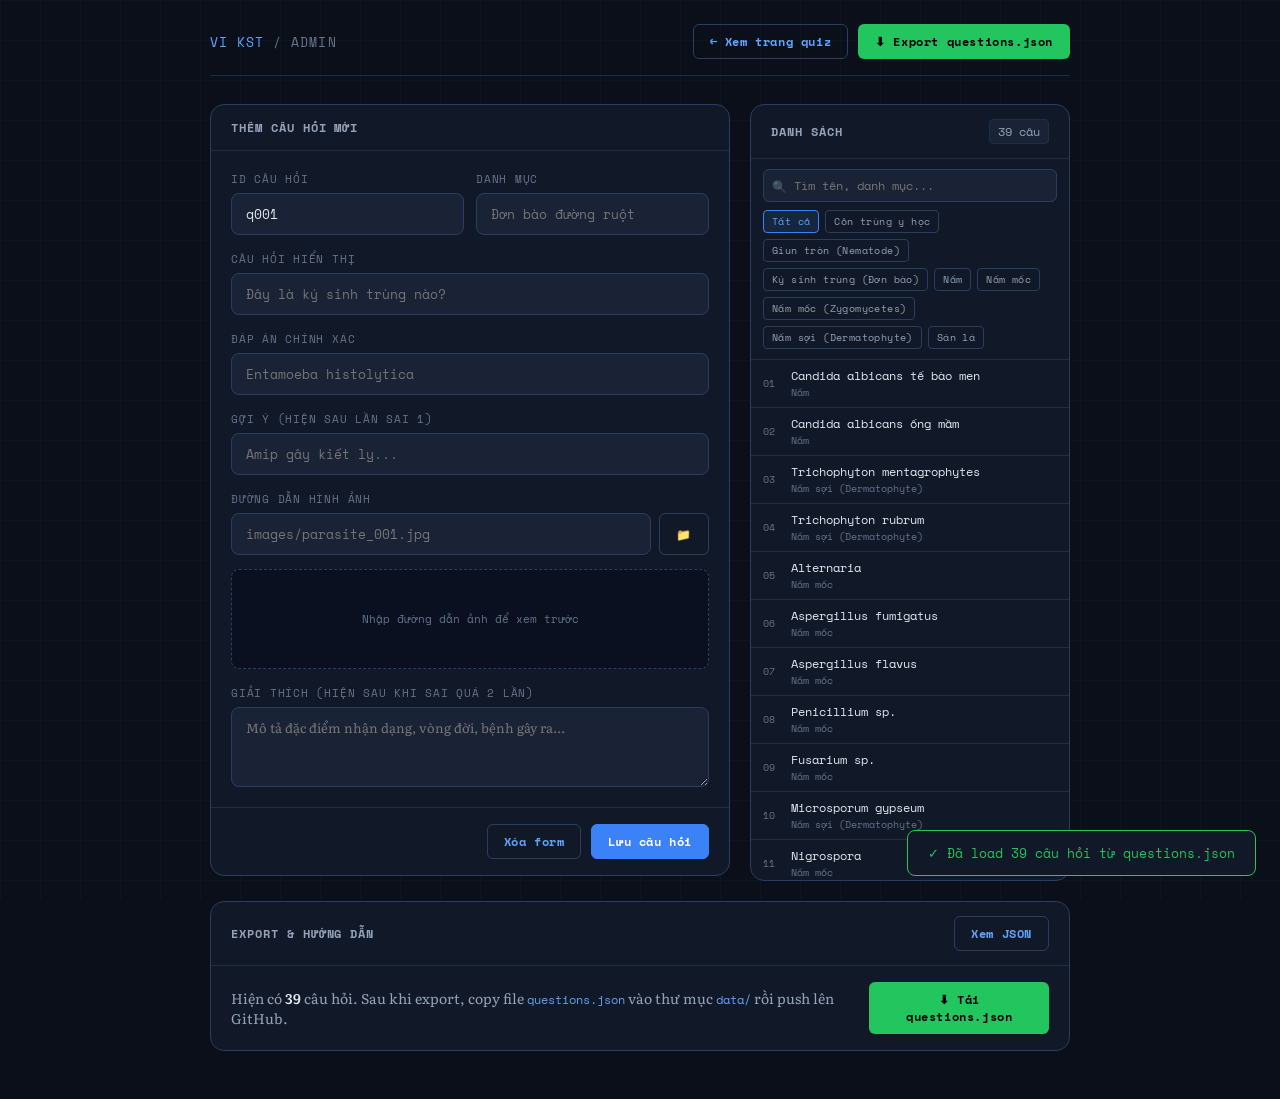
<file: admin.html>
<!DOCTYPE html>
<html lang="vi">
<head>
<meta charset="UTF-8">
<meta name="viewport" content="width=device-width, initial-scale=1.0">
<title>Admin — Quản Lý Câu Hỏi</title>
<link rel="preconnect" href="https://fonts.googleapis.com">
<link href="https://fonts.googleapis.com/css2?family=Space+Mono:wght@400;700&family=Literata:ital,wght@0,400;0,600;1,400&display=swap" rel="stylesheet">
<link rel="stylesheet" href="./assets/css/admin.css">

</head>
<body>

<header>
  <div class="logo">Vi KST <span>/ Admin</span></div>
  <div class="header-actions">
    <a href="index.html" style="text-decoration:none"><button class="btn btn-outline">← Xem trang quiz</button></a>
    <button class="btn btn-green" onclick="exportJSON()">⬇ Export questions.json</button>
  </div>
</header>

<div class="layout">

  <!-- Form thêm/sửa câu hỏi -->
  <div class="panel">
    <div class="panel-header">
      <span class="panel-title" id="form-title">Thêm câu hỏi mới</span>
      <button class="btn btn-outline" id="clear-btn" onclick="clearForm()" style="display:none">Hủy sửa</button>
    </div>
    <div class="form-body">

      <div class="field-row">
        <div class="field">
          <label class="field-label">ID câu hỏi</label>
          <input type="text" class="field-input" id="f-id" placeholder="q001" autocomplete="off">
        </div>
        <div class="field">
          <label class="field-label">Danh mục</label>
          <input type="text" class="field-input" id="f-category" placeholder="Đơn bào đường ruột" autocomplete="off">
        </div>
      </div>

      <div class="field">
        <label class="field-label">Câu hỏi hiển thị</label>
        <input type="text" class="field-input" id="f-question" placeholder="Đây là ký sinh trùng nào?" autocomplete="off">
      </div>

      <div class="field">
        <label class="field-label">Đáp án chính xác</label>
        <input type="text" class="field-input" id="f-answer" placeholder="Entamoeba histolytica" autocomplete="off">
      </div>

      <div class="field">
        <label class="field-label">Gợi ý (hiện sau lần sai 1)</label>
        <input type="text" class="field-input" id="f-hint" placeholder="Amip gây kiết lỵ..." autocomplete="off">
      </div>

      <div class="field">
        <label class="field-label">Đường dẫn hình ảnh</label>
        <div class="image-path-row">
          <input type="text" class="field-input" id="f-image" placeholder="images/parasite_001.jpg" oninput="previewImage(this.value)">
          <button class="btn btn-outline" onclick="document.getElementById('f-image').focus()">📁</button>
        </div>
        <div class="image-preview" id="image-preview">
          <div class="placeholder-text">Nhập đường dẫn ảnh để xem trước</div>
        </div>
      </div>

      <div class="field">
        <label class="field-label">Giải thích (hiện sau khi sai quá 2 lần)</label>
        <textarea class="field-textarea" id="f-explanation" placeholder="Mô tả đặc điểm nhận dạng, vòng đời, bệnh gây ra..."></textarea>
      </div>

    </div>
    <div class="form-actions">
      <button class="btn btn-outline" onclick="clearForm()">Xóa form</button>
      <button class="btn btn-primary" onclick="saveQuestion()">Lưu câu hỏi</button>
    </div>
  </div>

  <!-- Danh sách câu hỏi -->
  <div class="panel">
    <div class="panel-header">
      <span class="panel-title">Danh sách</span>
      <span class="count-badge" id="count-badge">0 câu</span>
    </div>

    <!-- Search + filter toolbar -->
    <div class="list-toolbar">
      <div class="search-wrap">
        <span class="search-icon">🔍</span>
        <input type="text" class="search-input" id="search-input"
          placeholder="Tìm tên, danh mục..." autocomplete="off"
          oninput="renderList()">
      </div>
      <div class="filter-row" id="filter-row">
        <button class="filter-chip active" data-cat="" onclick="setFilter(this)">Tất cả</button>
      </div>
    </div>

    <!-- Scrollable list -->
    <div class="q-list-wrap">
      <ul class="q-list" id="q-list">
        <li class="empty-list">Chưa có câu hỏi nào</li>
      </ul>
    </div>
  </div>

</div>

<!-- Export section -->
<div class="export-section">
  <div class="panel-header">
    <span class="panel-title">Export & Hướng dẫn</span>
    <button class="btn btn-outline" onclick="toggleJsonPreview()">Xem JSON</button>
  </div>
  <div class="export-body">
    <div class="export-info">
      Hiện có <strong id="export-count">0</strong> câu hỏi.
      Sau khi export, copy file <code style="font-family:var(--mono);font-size:12px;color:var(--accent2)">questions.json</code>
      vào thư mục <code style="font-family:var(--mono);font-size:12px;color:var(--accent2)">data/</code> rồi push lên GitHub.
    </div>
    <button class="btn btn-green" onclick="exportJSON()">⬇ Tải questions.json</button>
  </div>
  <pre class="json-box" id="json-preview"></pre>
</div>

<div class="toast" id="toast"></div>


<script src="./assets/js/admin.js"></script>
</body>
</html>
</file>
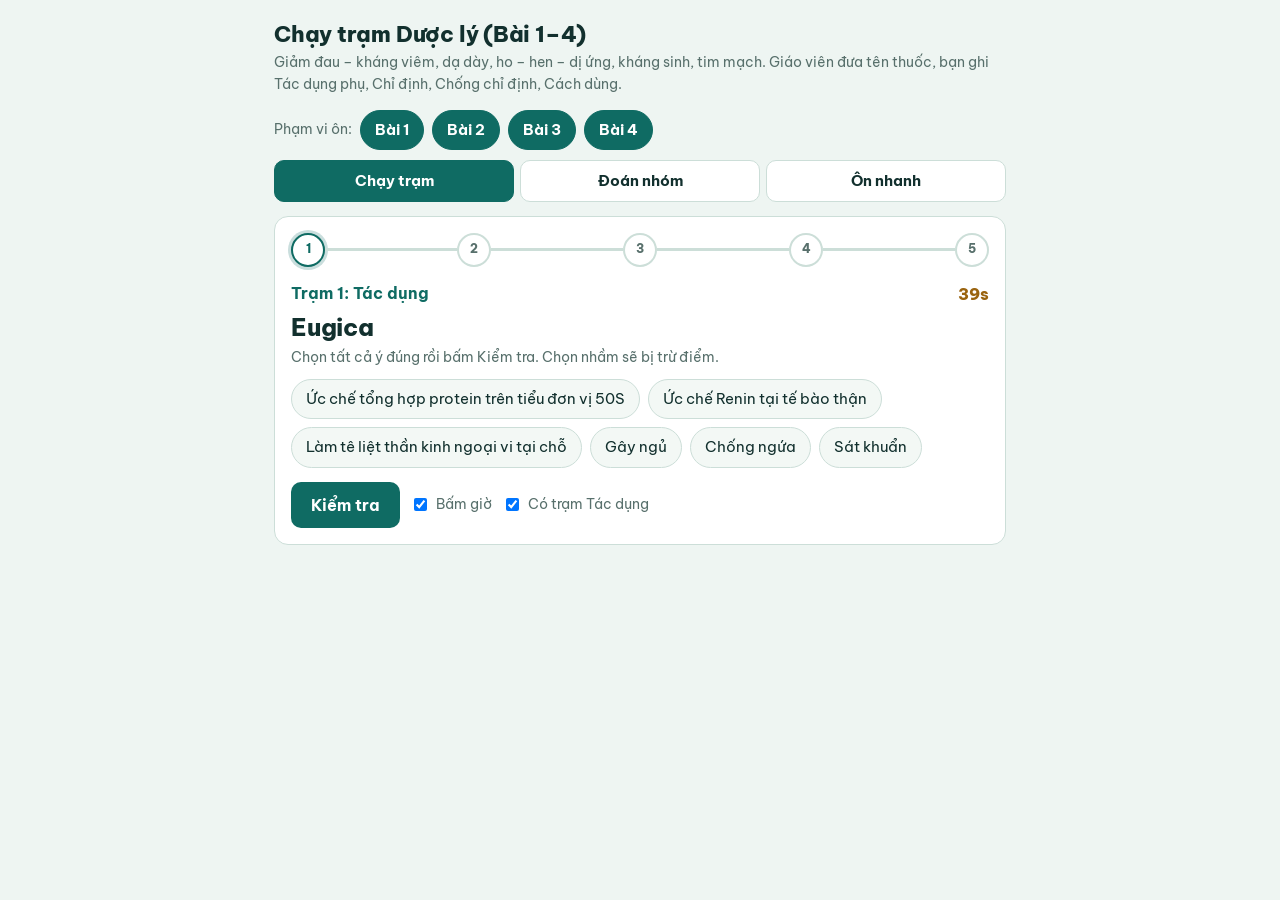
<file: duoclyth.html>
<!DOCTYPE html>
<html lang="vi">
<head>
<meta charset="utf-8">
<meta name="viewport" content="width=device-width, initial-scale=1, viewport-fit=cover">
<title>Chạy trạm Dược lý Bài 1–4</title>
<link href="https://fonts.googleapis.com/css2?family=Be+Vietnam+Pro:wght@400;500;700;800&display=swap" rel="stylesheet">
<style>
:root{--bg:#EEF5F2;--card:#fff;--ink:#12302E;--mute:#58706C;--line:#CCDED8;--brand:#0F6B63;--brandtxt:#fff;--ok:#17805A;--okbg:#DCF3E7;--bad:#C93636;--badbg:#FBE0E0;--miss:#9A6410;--missbg:#FFF0D2;--chip:#F3F8F5;color-scheme:light;box-sizing:border-box;padding-top:env(safe-area-inset-top,0px);padding-bottom:env(safe-area-inset-bottom,0px)}
@media (prefers-color-scheme:dark){:root:not([data-theme="light"]){--bg:#0E1D1B;--card:#162927;--card:#162927;--ink:#E6F2EF;--mute:#93ADA8;--line:#2A4642;--brand:#3FB5A8;--brandtxt:#06201D;--ok:#4CD08F;--okbg:#14382A;--bad:#FF7A7A;--badbg:#401B1B;--miss:#F2B84B;--missbg:#3D3012;--chip:#1C3330;color-scheme:dark}}
:root[data-theme="dark"]{--bg:#0E1D1B;--card:#162927;--ink:#E6F2EF;--mute:#93ADA8;--line:#2A4642;--brand:#3FB5A8;--brandtxt:#06201D;--ok:#4CD08F;--okbg:#14382A;--bad:#FF7A7A;--badbg:#401B1B;--miss:#F2B84B;--missbg:#3D3012;--chip:#1C3330;color-scheme:dark}
*{box-sizing:border-box}
html,body{margin:0}
html{scroll-padding-top:env(safe-area-inset-top,0px)}
body{background:var(--bg);color:var(--ink);font-family:'Be Vietnam Pro',system-ui,-apple-system,'Segoe UI',Roboto,sans-serif;line-height:1.5;font-size:16px}
.wrap{max-width:760px;margin:0 auto;padding:18px 14px 40px}
h1{font-size:1.35rem;margin:0 0 2px;font-weight:800;letter-spacing:-.01em}
.sub{color:var(--mute);font-size:.9rem;margin:0 0 14px}
.tabs{display:flex;gap:6px;margin-bottom:14px;flex-wrap:wrap}
.tab{flex:1;min-width:96px;border:1.5px solid var(--line);background:var(--card);color:var(--ink);padding:9px 8px;border-radius:10px;font:inherit;font-weight:700;font-size:.92rem;cursor:pointer}
.tab[aria-selected="true"]{background:var(--brand);color:var(--brandtxt);border-color:var(--brand)}
.card{background:var(--card);border:1.5px solid var(--line);border-radius:14px;padding:16px}
.track{display:flex;align-items:center;margin:0 0 14px}
.node{flex:0 0 auto;min-width:34px;height:34px;border-radius:50%;border:2px solid var(--line);background:var(--card);display:grid;place-items:center;font-size:.78rem;font-weight:800;color:var(--mute)}
.node.cur{border-color:var(--brand);color:var(--brand);box-shadow:0 0 0 3px color-mix(in srgb,var(--brand) 22%,transparent)}
.node.ok{background:var(--ok);border-color:var(--ok);color:#fff}
.node.part{background:var(--miss);border-color:var(--miss);color:#fff}
.node.bad{background:var(--bad);border-color:var(--bad);color:#fff}
.bar{flex:1;height:3px;background:var(--line);min-width:6px}
.drug{font-size:1.5rem;font-weight:800;margin:2px 0 2px;letter-spacing:-.01em}
.stname{font-weight:700;color:var(--brand);margin:0 0 2px}
.hint{color:var(--mute);font-size:.86rem;margin:0 0 12px}
.chips{display:flex;flex-wrap:wrap;gap:8px;margin:0 0 14px}
.chip{border:1.5px solid var(--line);background:var(--chip);color:var(--ink);border-radius:999px;padding:8px 14px;font:inherit;font-size:.92rem;cursor:pointer;text-align:left}
.chip[aria-pressed="true"]{border-color:var(--brand);background:var(--brand);color:var(--brandtxt);font-weight:700}
.chip.ok{border-color:var(--ok);background:var(--okbg);color:var(--ok);font-weight:700}
.chip.bad{border-color:var(--bad);background:var(--badbg);color:var(--bad);font-weight:700;text-decoration:line-through}
.chip.miss{border:1.5px dashed var(--miss);background:var(--missbg);color:var(--miss);font-weight:700}
.chip:disabled{cursor:default}
.row{display:flex;gap:10px;align-items:center;flex-wrap:wrap}
.btn{border:0;background:var(--brand);color:var(--brandtxt);padding:11px 20px;border-radius:10px;font:inherit;font-weight:700;cursor:pointer}
.btn.ghost{background:transparent;color:var(--ink);border:1.5px solid var(--line)}
.timer{margin-left:auto;font-weight:800;font-variant-numeric:tabular-nums;color:var(--miss)}
.timer.low{color:var(--bad)}
.opt{display:flex;gap:6px;align-items:center;font-size:.88rem;color:var(--mute)}
.legend{font-size:.82rem;color:var(--mute);margin:-4px 0 12px}
.score{font-size:2rem;font-weight:800;margin:0}
.sumrow{display:flex;justify-content:space-between;gap:10px;padding:8px 0;border-top:1px solid var(--line);font-size:.93rem}
.miss-line{color:var(--miss);font-size:.84rem;margin:0 0 6px}
.gbtn{display:block;width:100%;text-align:left;margin:0 0 8px;padding:12px 14px;border:1.5px solid var(--line);background:var(--chip);color:var(--ink);border-radius:10px;font:inherit;cursor:pointer}
.gbtn.ok{border-color:var(--ok);background:var(--okbg);color:var(--ok);font-weight:700}
.gbtn.bad{border-color:var(--bad);background:var(--badbg);color:var(--bad)}
.q{font-size:1.25rem;font-weight:800;margin:4px 0 14px}
.scroll{overflow-x:auto}
table{border-collapse:collapse;min-width:720px;width:100%;font-size:.84rem}
th,td{border:1px solid var(--line);padding:7px 8px;vertical-align:top;text-align:left}
th{background:var(--chip)}
.mn{margin:0;padding-left:1.1rem}
.mn li{margin:0 0 8px}
h2{font-size:1.05rem;margin:18px 0 8px}
.hide{display:none}
button:focus-visible{outline:3px solid var(--brand);outline-offset:2px}
@media(max-width:480px){.drug{font-size:1.3rem}}
</style>
</head>
<body>
<div class="wrap">
  <h1>Chạy trạm Dược lý (Bài 1–4)</h1>
  <p class="sub">Giảm đau – kháng viêm, dạ dày, ho – hen – dị ứng, kháng sinh, tim mạch. Giáo viên đưa tên thuốc, bạn ghi Tác dụng phụ, Chỉ định, Chống chỉ định, Cách dùng.</p>
  <div class="chips" id="scope" style="align-items:center;margin-bottom:10px"></div>
  <div class="tabs" role="tablist">
    <button class="tab" role="tab" data-tab="run" aria-selected="true">Chạy trạm</button>
    <button class="tab" role="tab" data-tab="guess" aria-selected="false">Đoán nhóm</button>
    <button class="tab" role="tab" data-tab="study" aria-selected="false">Ôn nhanh</button>
  </div>
  <div id="run"></div>
  <div id="guess" class="hide"></div>
  <div id="study" class="hide"></div>
</div>
<script>
const P=["PO"],Q0="Quá mẫn thành phần thuốc";
const G={
/* ---- Bài 1 ---- */
pc:{b:1,name:"Hạ sốt – giảm đau (không kháng viêm)",td:["Giảm đau ngoại vi","Hạ sốt"],
 tdp:["Dị ứng","Rối loạn tiêu hoá","Độc tế bào gan (4 g/ngày)"],
 cd:["Giảm đau cơ","Đau do chấn thương","Đau bụng kinh","Đau răng","Đau đầu","Sốt mọi nguyên nhân"],
 ccd:[Q0,"Trẻ em < 12 tuổi","Suy gan"],cdung:P,note:{tdp:"Với Paracetamol, dị ứng và rối loạn tiêu hoá chỉ ít gặp."}},
n12:{b:1,name:"NSAID không chọn lọc (COX-1 + COX-2)",td:["Kháng viêm","Giảm đau ngoại vi","Hạ sốt"],
 tdp:["Loét dạ dày","Dị ứng","Rối loạn tiêu hoá","Suy gan"],
 cd:["Giảm đau cơ","Đau do chấn thương","Đau bụng kinh","Viêm khớp dạng thấp","Viêm xương khớp","Sốt mọi nguyên nhân"],
 ccd:[Q0,"Loét dạ dày – tá tràng","Trẻ em < 12 tuổi","Suy gan","Suy thận"],cdung:P},
c2:{b:1,name:"NSAID chọn lọc COX-2",td:["Kháng viêm","Giảm đau ngoại vi","Hạ sốt"],
 tdp:["Tăng huyết áp","Suy tim","Dị ứng","Rối loạn tiêu hoá","Suy gan"],
 cd:["Giảm đau cơ","Đau do chấn thương","Đau bụng kinh","Viêm khớp dạng thấp","Viêm xương khớp","Viêm cột sống","Sốt mọi nguyên nhân"],
 ccd:[Q0,"Suy tim","Trẻ em < 12 tuổi","Suy gan","Suy thận"],cdung:P},
gc:{b:1,name:"Glucocorticoid",td:["Kháng viêm mạnh","Giảm đau","Chống dị ứng"],
 tdp:["Rối loạn tiêu hoá","Suy tuỷ","Hội chứng Cushing","Độc gan / thận"],
 cd:["Gout cấp","Viêm khớp dạng thấp","Viêm xương khớp","Viêm cột sống","Hen phế quản","Lupus ban đỏ hệ thống"],
 ccd:[Q0,"Loét dạ dày – tá tràng","Nhiễm trùng nặng chưa điều trị hiệu quả"],cdung:["PO","IV"]},
/* ---- Bài 2 ---- */
ta:{b:2,name:"Trung hoà acid (antacid)",td:["Trung hoà acid dạ dày","Tạo lớp màng bọc bảo vệ ổ loét"],tdp:[],
 cd:["Trào ngược dạ dày","Loét dạ dày – tá tràng","Tăng tiết acid dạ dày","Hội chứng dạ dày kích thích"],
 ccd:[Q0],cdung:P,note:{tdp:"Theo file: Aluminum phosphate chỉ ghi táo bón; Sucralfate ghi táo bón + ngứa/ban đỏ + hoa mắt/chóng mặt; Al hydroxid, Mg hydroxid, Almagate chỉ ghi rối loạn tiêu hoá nhẹ + buồn nôn nhẹ."}},
ppi:{b:2,name:"Ức chế bơm proton (PPI)",td:["Giảm tiết acid dạ dày mạnh và kéo dài"],
 tdp:["Đau đầu","Buồn nôn","Tiêu chảy","Đau bụng","Đầy hơi","Giảm hấp thu Vitamin B12 (dùng kéo dài)","Hạ Magie (dùng kéo dài)","Loãng xương (dùng kéo dài)"],
 cd:["Trào ngược dạ dày","Viêm loét dạ dày – tá tràng","Diệt khuẩn Hp"],ccd:[Q0,"Hạ Magie","Loãng xương"],cdung:P},
h2:{b:2,name:"Kháng H2",td:["Giảm tiết acid nền","Hiệu quả với tiết acid ban đêm"],
 tdp:["Đau đầu","Chóng mặt","Tiêu chảy hoặc táo bón nhẹ","Mệt mỏi"],
 cd:["Trào ngược dạ dày","Viêm loét dạ dày – tá tràng","Bệnh lý tăng tiết đường tiêu hoá"],
 ccd:[Q0,"Suy gan nặng","Suy thận nặng","PNCT & CCB"],cdung:P},
h1a:{b:2,name:"Kháng H1 thế hệ 1",td:["Chống ngứa","Chống dị ứng"],
 tdp:["Buồn ngủ","Khô miệng","Bí tiểu","Thẫn thờ","Choáng váng"],
 cd:["Dị ứng cấp","Hỗ trợ giấc ngủ","Chống nôn, say tàu xe"],ccd:[Q0,"Vận hành máy móc & lái xe","Trẻ sơ sinh"],cdung:P},
h1b:{b:2,name:"Kháng H1 thế hệ 2",td:["Giảm dị ứng cấp"],
 tdp:["Lơ mơ","Ngủ gà","Khô miệng","Chóng mặt","Buồn nôn"],
 cd:["Viêm mũi dị ứng","Mày đay","Viêm da dị ứng","Viêm da tiếp xúc"],ccd:[Q0,"Suy gan","Suy thận","PNCT & CCB","Trẻ sơ sinh"],cdung:P},
oil:{b:2,name:"Ho: Tinh dầu",td:["Sát khuẩn","Làm tê liệt thần kinh ngoại vi tại chỗ"],
 tdp:["Buồn nôn","Chóng mặt","Khó chịu","Ợ hơi mùi tinh dầu"],cd:["Ho khan","Đau họng","Sổ mũi","Cảm cúm"],
 ccd:[Q0,"PNCT & CCB","Trẻ < 3 tuổi","Ho do hen suyễn, suy hô hấp, lao"],cdung:P},
op:{b:2,name:"Ho: Opioid ức chế trung tâm ho",td:["Ức chế trung tâm ho ở hành não","Làm loãng chất nhầy"],
 tdp:["Buồn nôn","Mệt mỏi","Chóng mặt","Rối loạn tiêu hoá"],cd:[],ccd:[Q0,"PNCT & CCB","Trẻ nhỏ"],cdung:P},
b2:{b:2,name:"Hen: Chủ vận Beta 2",td:["Giãn phế quản"],tdp:["Tim nhanh","Run cơ","Đau đầu","Chóng mặt"],
 cd:["Phòng ngừa hen do gắng sức"],ccd:[Q0,"Có thể sẩy thai trong 3–6 tháng đầu mang thai","Bệnh lý tim mạch","Tiểu đường"],cdung:P},
dia:{b:2,name:"Trị tiêu chảy",td:["Kháng khuẩn đường ruột","Giảm đi tiêu lỏng"],tdp:["Táo bón","Đầy bụng","Buồn nôn"],
 cd:["Tiêu chảy cấp và mạn tính"],ccd:[Q0,"PNCT & CCB","Trẻ nhỏ","Bệnh nhân táo bón"],cdung:P},
/* ---- Bài 3 ---- */
bl:{b:3,name:"Beta-lactam",td:["Ức chế tổng hợp thành tế bào"],tdp:["Dị ứng","Sốc phản vệ","Rối loạn tiêu hoá"],
 cd:["Nhiễm khuẩn hô hấp trên và dưới","Nhiễm khuẩn da – mô mềm","Nhiễm khuẩn đường tiết niệu – sinh dục"],ccd:[Q0],cdung:P},
ce:{b:3,name:"Cephalosporin",td:["Ức chế tổng hợp thành tế bào"],tdp:["Rối loạn tiêu hoá","Viêm ruột kết màng giả"],cd:[],
 ccd:[Q0,"PNCT","Suy thận"],cdung:P,note:{cd:"Thế hệ I: da, đường tiểu. Thế hệ II: hô hấp, tai giữa. Thế hệ III: màng não, khớp."}},
li:{b:3,name:"Lincosamid",td:["Ức chế tổng hợp protein trên tiểu đơn vị 50S"],tdp:["Rối loạn tiêu hoá","Viêm ruột kết màng giả"],
 cd:["Nhiễm trùng bộ phận giả","Nhiễm khuẩn nặng do vi khuẩn kỵ khí"],ccd:[Q0,"PNCT & CCB","Suy gan","Suy thận"],cdung:P},
ag:{b:3,name:"Aminoglycosid",td:["Ức chế tổng hợp protein (tiểu đơn vị 30S)"],tdp:["Khó chịu ở mắt","Kích ứng mắt","Đỏ mắt"],
 cd:["Nhiễm trùng giác mạc","Nhiễm trùng mí mắt","Nhiễm trùng kết mạc","Nhiễm trùng túi lệ"],ccd:[Q0,"Nhiễm trùng do nấm hoặc virus"],cdung:["Nhỏ mắt"],
 note:{td:"File ghi Tác dụng của Tobramycin trùng với Glucocorticoid (có vẻ copy nhầm). Mình thay bằng kiến thức chuẩn, bạn hỏi lại giáo viên nhé."}},
qu:{b:3,name:"Quinolon",td:["Ức chế tổng hợp DNA"],tdp:["Viêm gân","Đứt gân","Rối loạn tiêu hoá"],
 cd:["Nhiễm trùng toàn thân","Nhiễm khuẩn xương khớp"],ccd:[Q0,"PNCT & CCB","Trẻ < 18 tuổi"],cdung:P},
/* ---- Bài 4 ---- */
ace:{b:4,name:"Ức chế men chuyển (ACEI)",td:["Hạ huyết áp"],tdp:["Ho khan","Hạ huyết áp tư thế","Tăng Kali máu","Phù mạch"],
 cd:["Tăng huyết áp nguyên phát","Suy tim","THA do đái tháo đường / thận"],ccd:[Q0,"PNCT & CCB","Hẹp động mạch chủ / thận"],cdung:P},
ccb:{b:4,name:"Chẹn kênh Canxi",td:["Ức chế canxi vào cơ trơn","Giảm dòng Ca vào tế bào"],tdp:["Phù mắt cá chân","Đau đầu","Đỏ bừng mặt"],
 cd:["Tăng huyết áp nguyên phát","Đau thắt ngực ổn định"],ccd:[Q0,"Sốc tim","Suy tim","Hẹp động mạch chủ"],cdung:P},
bb:{b:4,name:"Beta-Blocker",td:["Ức chế Renin tại tế bào thận","Chẹn cạnh tranh thụ thể Beta-1 ở tim"],
 tdp:["Mệt mỏi","Lạnh đầu chi","Rối loạn giấc ngủ","Co thắt phế quản"],
 cd:["Tăng huyết áp nguyên phát","Đau thắt ngực ổn định","Suy tim mạn tính ổn định"],
 ccd:[Q0,"Hen phế quản nặng","COPD nặng","Sốc tim","Suy tim chưa bù trừ"],cdung:P},
fu:{b:4,name:"Lợi tiểu quai (Furosemid)",td:["Đái nhiều","Tăng thải Na, Cl"],tdp:["Mất nước và điện giải","Tăng acid uric","Điếc (liều cao)"],
 cd:["Tăng huyết áp kèm suy thận","Phù do mọi nguyên nhân","Tăng điện giải quá nặng"],ccd:[Q0,"Vô niệu","Hạ Kali / Natri máu"],cdung:P},
nit:{b:4,name:"Trị đau thắt ngực (nitrat)",td:["Giải phóng NO","Giãn mạch","Giảm tiền gánh và hậu gánh"],
 tdp:["Nhức đầu","Hạ huyết áp tư thế","Buồn nôn","Đỏ bừng mặt"],
 cd:["Dự phòng và điều trị dài hạn cơn đau thắt ngực","Hỗ trợ điều trị suy tim sung huyết"],
 ccd:[Q0,"Sốc tim","Hạ huyết áp","Tăng áp lực nội sọ"],cdung:P}
};
const GN={};Object.keys(G).forEach(k=>GN[k]=G[k].name);
/* x = ý riêng của từng thuốc (cộng thêm), o = ý riêng thay thế ý của nhóm */
const dr=(n,g,x,o)=>({n,g,x,o});
const DR=[
dr("Paracetamol (Acetaminophen)","pc"),dr("Ibuprofen","n12"),dr("Diclofenac","n12"),dr("Acid mefenamic","n12"),
dr("Celecoxib","c2",{tdp:["Viêm gan, vàng da"]}),dr("Meloxicam","c2",{tdp:["Rối loạn công thức máu"]}),
dr("Methylprednisolone","gc"),dr("Dexamethasone","gc"),
dr("Aluminum phosphate","ta",0,{tdp:["Táo bón"]}),
dr("Sucralfate","ta",0,{tdp:["Táo bón","Ngứa, ban đỏ","Hoa mắt, chóng mặt"]}),
dr("Aluminium hydroxid gel","ta",0,{tdp:["Rối loạn tiêu hoá nhẹ","Buồn nôn nhẹ"]}),
dr("Magnesium hydroxid","ta",0,{tdp:["Rối loạn tiêu hoá nhẹ","Buồn nôn nhẹ"]}),
dr("Almagate","ta",0,{tdp:["Rối loạn tiêu hoá nhẹ","Buồn nôn nhẹ"]}),
dr("Omeprazole","ppi"),dr("Esomeprazole","ppi"),dr("Rabeprazole natri","ppi"),dr("Lansoprazole","ppi"),
dr("Cimetidin","h2",{tdp:["Vú to ở nam giới","Bất lực"]}),dr("Famotidin","h2"),
dr("Clorpheniramin maleat","h1a"),dr("Promethazin HCl","h1a"),dr("Alimemazine tartrat","h1a"),
dr("Desloratadine","h1b"),dr("Cetirizine","h1b"),dr("Loratadin","h1b"),
dr("Eugica","oil"),dr("Eucalyptol","oil"),dr("Menthol","oil"),
dr("Dextromethorphan","op",{cd:["Ho khan không đờm"]}),dr("Terpin hydrate","op",{cd:["Ho có đờm","Rối loạn tiết dịch ở phế quản"]}),
dr("Salbutamol","b2",{cd:["Cắt cơn hen cấp tính"]}),dr("Salmeterol","b2",{cd:["Kiểm soát cơn hen phế quản"]}),
dr("Berberine chloride","dia"),dr("Dioctahedral smectite","dia"),
dr("Amoxicillin","bl"),
dr("Cephalexin (thế hệ I)","ce",{cd:["Nhiễm trùng nhẹ da","Nhiễm trùng đường tiểu"]}),
dr("Cefuroxim (thế hệ II)","ce",{cd:["Nhiễm trùng hô hấp trên và dưới","Nhiễm trùng tai giữa"]}),
dr("Cefixim (thế hệ III)","ce",{cd:["Nhiễm trùng màng não","Nhiễm trùng khớp"]}),
dr("Clindamycin","li"),dr("Tobramycin","ag"),dr("Ciprofloxacin","qu"),
dr("Enalapril maleat","ace"),dr("Captopril","ace"),dr("Perindopril + Indapamide","ace"),
dr("Nifedipine","ccb"),dr("Amlodipine","ccb",{tdp:["Tăng sản lợi"]}),
dr("Diltiazem HCl","ccb",{tdp:["Chậm nhịp tim","Suy tim nặng hơn","Chóng mặt"],cd:["Kiểm soát tần số thất trong rung nhĩ / cuồng nhĩ"]}),
dr("Bisoprolol fumarat","bb"),dr("Furosemid","fu"),dr("Isosorbide mononitrate","nit")];
const EX={td:["Làm tăng huyết áp","Gây ngủ","Tăng tiết acid dạ dày"],tdp:["Rụng tóc","Sốt cao ác tính"],cd:["Nhiễm khuẩn huyết","Gãy xương","Mụn trứng cá"],ccd:["Người > 60 tuổi","Người ăn chay"],cdung:["IM","Bôi ngoài da"]};
const ST=[["td","Tác dụng"],["tdp","Tác dụng phụ"],["cd","Chỉ định"],["ccd","Chống chỉ định"],["cdung","Cách dùng"]];
const S=new Set([1,2,3,4]);
const $=s=>document.querySelector(s);
const shuf=a=>{a=a.slice();for(let i=a.length-1;i>0;i--){const j=Math.random()*(i+1)|0;[a[i],a[j]]=[a[j],a[i]]}return a};
const dx=(d,k)=>(d.x&&d.x[k]||[]);
const cor=(d,k)=>(d.o&&d.o[k]?d.o[k]:G[d.g][k]).concat(dx(d,k));
const gScope=()=>Object.keys(G).filter(k=>S.has(G[k].b));
const DRS=()=>DR.filter(d=>S.has(G[d.g].b));
function uni(k){const s=new Set(EX[k]);gScope().forEach(g=>{G[g][k].forEach(v=>s.add(v));DR.filter(d=>d.g===g).forEach(d=>dx(d,k).concat(d.o&&d.o[k]||[]).forEach(v=>s.add(v)))});return [...s]}

/* Tabs */
document.querySelectorAll('.tab').forEach(b=>b.onclick=()=>{
  document.querySelectorAll('.tab').forEach(t=>t.setAttribute('aria-selected',t===b));
  ['run','guess','study'].forEach(id=>$('#'+id).classList.toggle('hide',id!==b.dataset.tab));
  if(b.dataset.tab==='run'){if(!R.done&&R.i<stations().length)startTimer()}else stopTimer();
});

/* ===== Chạy trạm ===== */
let R={queue:[],drug:null,i:0,res:[],sel:new Set,done:false,opts:[],t:0,iv:null,useTimer:true,useTd:true,hist:[]};
function stations(){return ST.filter(([k])=>R.useTd||k!=='td')}
function nextDrug(again){
  if(!again){if(!R.queue.length)R.queue=shuf(DRS());R.drug=R.queue.pop()}
  R.i=0;R.res=[];startStation();
}
function startStation(){
  const k=stations()[R.i][0],d=R.drug,c=cor(d,k);
  const pool=shuf(uni(k).filter(v=>!c.includes(v))).slice(0,4);
  R.opts=shuf(c.concat(pool));R.sel=new Set;R.done=false;R.t=40;
  drawRun();startTimer();
}
function startTimer(){stopTimer();if(!R.useTimer)return;if($("#run").classList.contains("hide"))return;R.iv=setInterval(()=>{R.t--;const el=$('#tm');if(el){el.textContent=R.t+'s';el.classList.toggle('low',R.t<=10)}if(R.t<=0){stopTimer();if(!R.done)checkSt()}},1000)}
function stopTimer(){if(R.iv){clearInterval(R.iv);R.iv=null}}
function checkSt(){
  stopTimer();const k=stations()[R.i][0],c=cor(R.drug,k);
  let right=0,wrong=0;R.sel.forEach(v=>c.includes(v)?right++:wrong++);
  R.res[R.i]={right,wrong,total:c.length,miss:c.filter(v=>!R.sel.has(v)),bad:[...R.sel].filter(v=>!c.includes(v))};
  R.done=true;drawRun();
}
function pct(r){return Math.max(0,r.right-r.wrong)/r.total}
function drawRun(){
  const S=stations(),box=$('#run');
  if(R.i>=S.length){return drawSummary()}
  const [k,name]=S[R.i],d=R.drug,c=cor(d,k),g=G[d.g];
  let track='';
  S.forEach((s,i)=>{
    const r=R.res[i];let cls=i===R.i?'cur':'';
    if(r&&(i<R.i||R.done)){const p=pct(r);cls=p===1?'ok':p>0?'part':'bad'}
    track+=(i?'<div class="bar"></div>':'')+'<div class="node '+cls+'" title="'+s[1]+'">'+(i+1)+'</div>';
  });
  let chips='';
  R.opts.forEach(v=>{
    let cl='chip',at='';
    if(R.done){const isC=c.includes(v),s=R.sel.has(v);cl+=isC?(s?' ok':' miss'):(s?' bad':'');at='disabled'}
    else at='aria-pressed="'+R.sel.has(v)+'"';
    chips+='<button class="'+cl+'" data-v="'+v.replace(/"/g,'&quot;')+'" '+at+'>'+v+'</button>';
  });
  let fb='';
  if(R.done){
    const r=R.res[R.i];
    fb='<p class="legend">Xanh = đúng · Gạch đỏ = chọn nhầm · Viền vàng = bạn bỏ sót</p><p><b>'+r.right+'/'+r.total+' ý đúng'+(r.wrong?', '+r.wrong+' ý nhầm':'')+'</b>'+(g.note&&g.note[k]?'<br><span class="hint">'+g.note[k]+'</span>':'')+'</p>';
  }
  box.innerHTML='<div class="card"><div class="track">'+track+'</div>'+
  '<div class="row"><p class="stname">Trạm '+(R.i+1)+': '+name+'</p>'+(R.useTimer&&!R.done?'<span class="timer" id="tm">'+R.t+'s</span>':'')+'</div>'+
  '<div class="drug">'+d.n+'</div>'+
  '<p class="hint">'+(R.done?'Nhóm: '+GN[d.g]:'Chọn tất cả ý đúng rồi bấm Kiểm tra. Chọn nhầm sẽ bị trừ điểm.')+'</p>'+
  '<div class="chips">'+chips+'</div>'+fb+
  '<div class="row">'+(R.done?'<button class="btn" id="nx">'+(R.i+1<S.length?'Sang trạm '+(R.i+2):'Xem kết quả')+'</button>':'<button class="btn" id="ck">Kiểm tra</button>')+
  '<label class="opt"><input type="checkbox" id="optT" '+(R.useTimer?'checked':'')+'> Bấm giờ</label>'+
  '<label class="opt"><input type="checkbox" id="optTd" '+(R.useTd?'checked':'')+'> Có trạm Tác dụng</label></div></div>';
  box.querySelectorAll('.chip[aria-pressed]').forEach(b=>b.onclick=()=>{const v=b.dataset.v;R.sel.has(v)?R.sel.delete(v):R.sel.add(v);b.setAttribute('aria-pressed',R.sel.has(v))});
  const ck=$('#ck');if(ck)ck.onclick=checkSt;
  const nx=$('#nx');if(nx)nx.onclick=()=>{R.i++;R.i>=stations().length?(drawSummary()):startStation()};
  $('#optT').onchange=e=>{R.useTimer=e.target.checked;if(!R.useTimer)stopTimer();else if(!R.done)startTimer();drawRun()};
  $('#optTd').onchange=e=>{R.useTd=e.target.checked;nextDrug(true)};
}
function drawSummary(){
  stopTimer();const S=stations(),d=R.drug;
  const tot=R.res.reduce((a,r)=>a+pct(r),0),p=Math.round(tot/S.length*100);
  R.hist.push(p);
  const avg=Math.round(R.hist.reduce((a,b)=>a+b,0)/R.hist.length);
  const msg=p===100?'Qua trạm hoàn hảo.':p>=70?'Khá chắc, xem lại chỗ vàng/đỏ.':'Cần ôn lại nhóm này ở tab Ôn nhanh.';
  let rows='';
  S.forEach(([k,n],i)=>{const r=R.res[i];
    rows+='<div class="sumrow"><span>'+n+'</span><b>'+r.right+'/'+r.total+(r.wrong?' (nhầm '+r.wrong+')':'')+'</b></div>'+
    (r.miss.length?'<p class="miss-line">Bỏ sót: '+r.miss.join('; ')+'</p>':'')+(r.bad.length?'<p class="miss-line" style="color:var(--bad)">Chọn nhầm: '+r.bad.join('; ')+'</p>':'');
  });
  $('#run').innerHTML='<div class="card"><p class="stname">Kết quả: '+d.n+'</p><p class="score">'+p+'%</p><p class="hint">'+msg+' Đã chạy '+R.hist.length+' thuốc, trung bình '+avg+'%.</p>'+rows+
  '<div class="row" style="margin-top:14px"><button class="btn" id="nd">Thuốc tiếp theo</button><button class="btn ghost" id="rd">Chạy lại thuốc này</button></div></div>';
  $('#nd').onclick=()=>nextDrug(false);$('#rd').onclick=()=>nextDrug(true);
}

/* ===== Đoán nhóm ===== */
let Q={q:null,ok:0,n:0,streak:0,best:0,ans:false};
function allItems(g){const o={};ST.forEach(([k])=>{const s=new Set(G[g][k]);DR.filter(d=>d.g===g).forEach(d=>dx(d,k).concat(d.o&&d.o[k]||[]).forEach(v=>s.add(v)));o[k]=s});return o}
function clues(){
  const gs=gScope(),cnt={},A={},K=['td','tdp','cd','ccd','cdung'],out=[];
  gs.forEach(g=>{A[g]=allItems(g);K.forEach(k=>A[g][k].forEach(v=>{const id=k+'|'+v;cnt[id]=(cnt[id]||0)+1}))});
  gs.forEach(g=>K.forEach(k=>A[g][k].forEach(v=>{if(cnt[k+'|'+v]===1&&!/^Quá mẫn/.test(v))out.push({t:ST.find(s=>s[0]===k)[1]+': '+v,g})})));
  return out;
}
function newQ(){
  const gs=gScope(),ds=DRS(),cl=clues();let q;
  if(!cl.length||Math.random()<.5){const d=ds[Math.random()*ds.length|0];q={t:d.n,g:d.g,kind:'Thuốc này thuộc nhóm nào?'}}
  else{const c=cl[Math.random()*cl.length|0];q={t:c.t,g:c.g,kind:'Đặc điểm này chỉ có ở nhóm nào?'}}
  q.opts=shuf([q.g].concat(shuf(gs.filter(k=>k!==q.g)).slice(0,3)));
  Q.q=q;Q.ans=false;drawQ();
}
function drawQ(pick){
  const q=Q.q;let b='';
  q.opts.forEach(k=>{
    let cl='gbtn';if(Q.ans){if(k===q.g)cl+=' ok';else if(k===pick)cl+=' bad'}
    b+='<button class="'+cl+'" data-k="'+k+'" '+(Q.ans?'disabled':'')+'>'+GN[k]+'</button>';
  });
  $('#guess').innerHTML='<div class="card"><p class="hint">'+q.kind+' · Đúng '+Q.ok+'/'+Q.n+' · Chuỗi đúng '+Q.streak+' (cao nhất '+Q.best+')</p><p class="q">'+q.t+'</p>'+b+
  (Q.ans?'<div class="row" style="margin-top:8px"><button class="btn" id="nq">Câu tiếp</button></div>':'')+'</div>';
  document.querySelectorAll('#guess .gbtn').forEach(x=>x.onclick=()=>{
    Q.ans=true;Q.n++;if(x.dataset.k===q.g){Q.ok++;Q.streak++;Q.best=Math.max(Q.best,Q.streak)}else Q.streak=0;drawQ(x.dataset.k)});
  const nq=$('#nq');if(nq)nq.onclick=newQ;
}

/* ===== Ôn nhanh ===== */
const MN=[
[1,"Paracetamol: chỉ hạ sốt – giảm đau, không kháng viêm, và uống quá 4 g/ngày là hại gan."],
[1,"Không chọn lọc (COX-1 + COX-2): mất COX-1 là mất lớp bảo vệ dạ dày, nên nhớ chữ LOÉT."],
[1,"Chọn lọc COX-2: dạ dày được tha nhưng tim bị phạt, nên nhớ chữ TIM (tăng HA, suy tim)."],
[1,"Meloxicam đi với máu (công thức máu), Celecoxib đi với gan (viêm gan, vàng da)."],
[1,"Glucocorticoid: Cushing, suy tuỷ, sợ nhiễm trùng nặng, và là nhóm duy nhất có đường IV."],
[1,"Trẻ em dưới 12 tuổi và suy gan là chống chỉ định chung của Paracetamol và 2 nhóm NSAID; suy thận chỉ có ở hai nhóm NSAID."],
[2,"Antacid: Sucralfate là 'băng dán ổ loét', tác dụng phụ táo bón, ngứa, chóng mặt."],
[2,"PPI dùng lâu mất 3 thứ: vitamin B12, Magie và xương, nên người hạ Magie hoặc loãng xương né PPI."],
[2,"Cimetidin (kháng H2) làm vú to ở nam giới và bất lực; kháng H2 mạnh về ban đêm."],
[2,"Kháng H1 thế hệ 1 gây buồn ngủ nên cấm lái xe và vận hành máy; thế hệ 2 thì cấm suy gan, suy thận."],
[2,"Tinh dầu ho: né trẻ dưới 3 tuổi, hen suyễn, suy hô hấp, lao."],
[2,"Dextromethorphan trị ho KHAN, Terpin hydrate trị ho có ĐỜM."],
[2,"Salbutamol cắt cơn, Salmeterol kiểm soát; cả hai gây tim nhanh, run cơ."],
[2,"Thuốc trị tiêu chảy gây TÁO BÓN, nên chống chỉ định cho người đang táo bón."],
[3,"Beta-lactam và Cephalosporin ức chế thành tế bào, Lincosamid ức chế protein 50S, Quinolon ức chế DNA."],
[3,"Cephalosporin I, II, III đi từ nhẹ đến nặng: da, tiểu → hô hấp, tai giữa → màng não, khớp."],
[3,"Cephalosporin và Clindamycin cùng gây viêm ruột kết màng giả; Beta-lactam thì nhớ dị ứng, sốc phản vệ."],
[3,"Quinolon: viêm gân, đứt gân, và cấm trẻ dưới 18 tuổi."],
[3,"Tobramycin là thuốc NHỎ MẮT, chống chỉ định khi nhiễm nấm hoặc virus."],
[4,"ACEI (Captopril, Enalapril): ho khan, tăng Kali, phù mạch; cấm hẹp động mạch chủ/thận và PNCT & CCB."],
[4,"Amlodipine làm tăng sản LỢI, Diltiazem làm chậm nhịp TIM; cả nhóm cấm suy tim, sốc tim."],
[4,"Bisoprolol chẹn Beta nên co thắt phế quản: cấm hen phế quản nặng, COPD nặng."],
[4,"Furosemid: mất nước điện giải, tăng acid uric, liều cao gây điếc; cấm vô niệu."],
[4,"Nitrat (Isosorbide) giải phóng NO nên nhức đầu, đỏ bừng mặt; cấm hạ huyết áp, tăng áp lực nội sọ."]];
function drawStudy(){
  let h='';
  [1,2,3,4].filter(b=>S.has(b)).forEach(b=>{
    let t='<tr><th>Nhóm / hoạt chất</th>'+ST.map(s=>'<th>'+s[1]+'</th>').join('')+'</tr>';
    Object.keys(G).filter(k=>G[k].b===b).forEach(k=>{
      const ds=DR.filter(d=>d.g===k);
      t+='<tr><td><b>'+G[k].name+'</b><br>'+ds.map(d=>d.n.split(' (')[0]).join(', ')+'</td>'+ST.map(([s])=>{
        let c=G[k][s].join('; ');
        ds.forEach(d=>{const e=(d.o&&d.o[s]||[]).concat(dx(d,s));if(e.length)c+=(c?'<br>':'')+'<i>'+d.n.split(' (')[0]+':</i> '+e.join('; ')});
        return '<td>'+c+'</td>'}).join('')+'</tr>';
    });
    h+='<h2'+(h?'':' style="margin-top:0"')+'>Bài '+b+'</h2><div class="scroll"><table>'+t+'</table></div><ul class="mn" style="margin-top:12px">'+MN.filter(m=>m[0]===b).map(m=>'<li>'+m[1]+'</li>').join('')+'</ul>';
  });
  $('#study').innerHTML='<div class="card">'+h+'</div>';
}

/* ===== Phạm vi bài ===== */
function drawScope(){
  $('#scope').innerHTML='<span class="opt">Phạm vi ôn:</span>'+[1,2,3,4].map(b=>'<button class="chip" data-b="'+b+'" aria-pressed="'+S.has(b)+'">Bài '+b+'</button>').join('');
  document.querySelectorAll('#scope .chip').forEach(x=>x.onclick=()=>{
    const b=+x.dataset.b;if(S.has(b)){if(S.size>1)S.delete(b)}else S.add(b);
    drawScope();R.queue=[];nextDrug(false);newQ();drawStudy();
  });
}
drawScope();nextDrug(false);newQ();drawStudy();
</script>
</body>
</html>
</file>
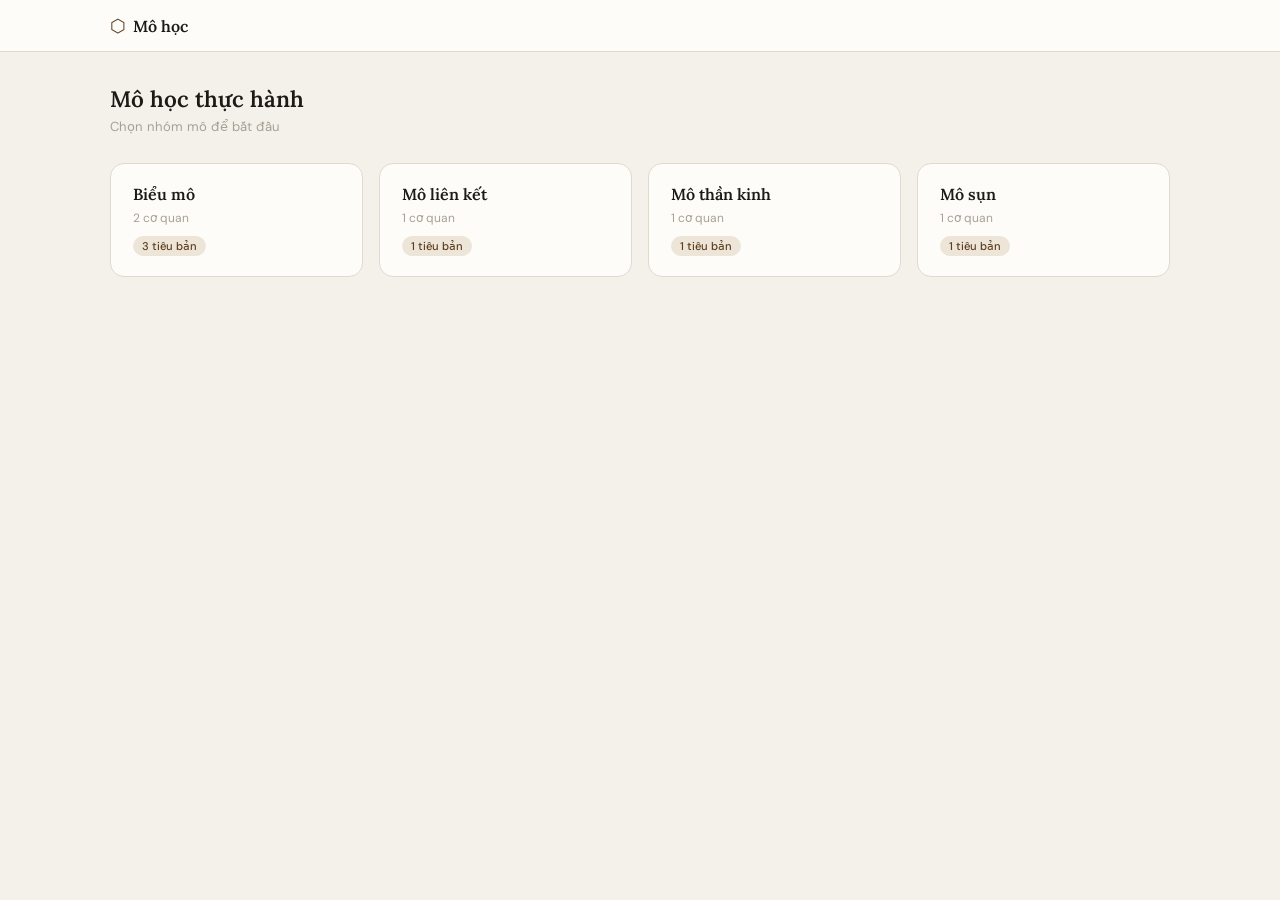
<file: histology.html>
<!DOCTYPE html>
<html lang="vi">
<head>
  <meta charset="UTF-8" />
  <meta name="viewport" content="width=device-width, initial-scale=1.0" />
  <title>Mô học thực hành</title>
  <link href="https://fonts.googleapis.com/css2?family=Lora:ital,wght@0,400;0,600;1,400&family=DM+Sans:wght@300;400;500&display=swap" rel="stylesheet" />
  <link rel="stylesheet" href="./assets/css/histology.css" />
</head>
<body>

  <header class="topbar">
    <div class="topbar-inner">
      <button class="back-btn" id="btn-back" style="display:none">
        <svg viewBox="0 0 24 24" fill="none" stroke-width="2" stroke-linecap="round" stroke-linejoin="round">
          <polyline points="15 18 9 12 15 6"></polyline>
        </svg>
        Quay lại
      </button>
      <div class="topbar-brand" id="btn-home">
        <span class="brand-icon">⬡</span>
        <span class="brand-name">Mô học</span>
      </div>
      <nav class="breadcrumb" id="breadcrumb"></nav>
    </div>
  </header>

  <main id="app"></main>

  <script src="./assets/js/histology.js"></script>
</body>
</html>
</file>
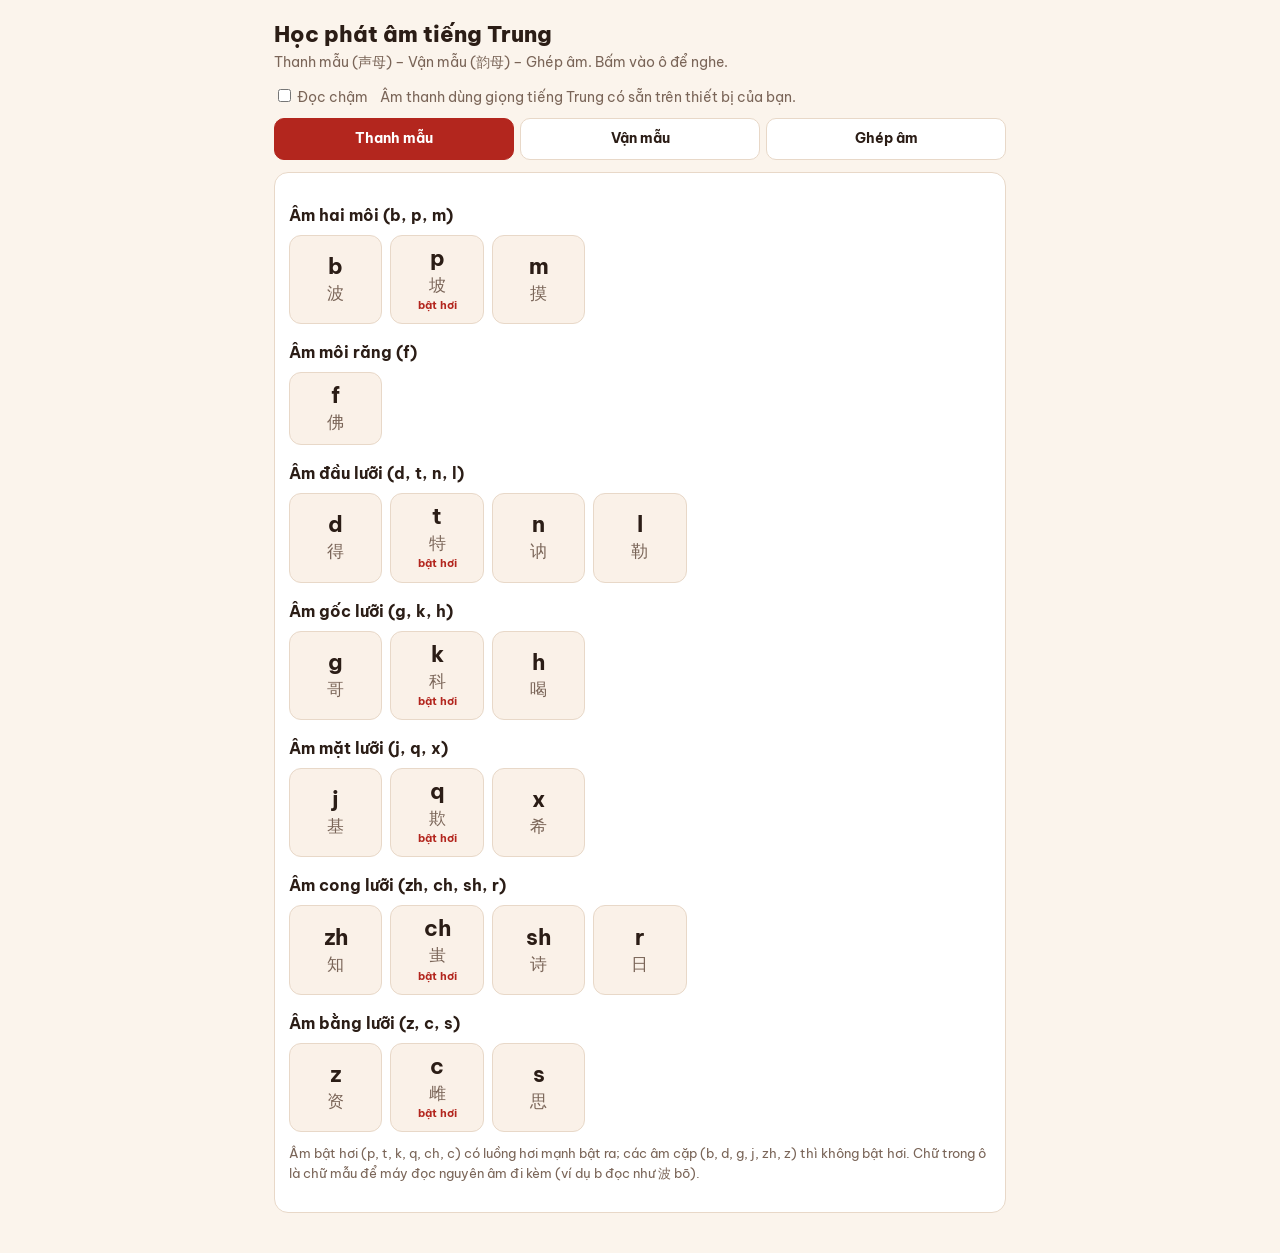
<file: test1.html>
<!DOCTYPE html>
<html lang="vi">
<head>
<meta charset="utf-8">
<meta name="viewport" content="width=device-width, initial-scale=1, viewport-fit=cover">
<title>Học phát âm tiếng Trung: Thanh mẫu – Vận mẫu – Ghép âm</title>
<link href="https://fonts.googleapis.com/css2?family=Be+Vietnam+Pro:wght@400;500;700;800&display=swap" rel="stylesheet">
<style>
:root{--bg:#FBF4EC;--card:#fff;--ink:#2B1D16;--mute:#7A6558;--line:#E8D8C8;--brand:#B3261E;--brandtxt:#fff;--chip:#FAF1E8;--ok:#17805A;color-scheme:light;box-sizing:border-box;padding-top:env(safe-area-inset-top,0px);padding-bottom:env(safe-area-inset-bottom,0px)}
@media (prefers-color-scheme:dark){:root:not([data-theme="light"]){--bg:#1C1411;--card:#2A1E19;--ink:#F6EADF;--mute:#B9A292;--line:#4A382E;--brand:#FF7A6B;--brandtxt:#2B0A06;--chip:#33251E;--ok:#4CD08F;color-scheme:dark}}
:root[data-theme="dark"]{--bg:#1C1411;--card:#2A1E19;--ink:#F6EADF;--mute:#B9A292;--line:#4A382E;--brand:#FF7A6B;--brandtxt:#2B0A06;--chip:#33251E;--ok:#4CD08F;color-scheme:dark}
*{box-sizing:border-box}
html,body{margin:0}
html{scroll-padding-top:env(safe-area-inset-top,0px)}
body{background:var(--bg);color:var(--ink);font-family:'Be Vietnam Pro',system-ui,-apple-system,'Segoe UI',Roboto,sans-serif;line-height:1.5}
.wrap{max-width:760px;margin:0 auto;padding:18px 14px 40px}
h1{font-size:1.35rem;margin:0 0 2px;font-weight:800}
h2{font-size:1rem;margin:16px 0 8px}
.sub{color:var(--mute);font-size:.9rem;margin:0 0 12px}
.tabs{display:flex;gap:6px;margin-bottom:12px}
.tab{flex:1;border:1.5px solid var(--line);background:var(--card);color:var(--ink);padding:9px 6px;border-radius:10px;font:inherit;font-weight:700;font-size:.9rem;cursor:pointer}
.tab[aria-selected="true"]{background:var(--brand);color:var(--brandtxt);border-color:var(--brand)}
.card{background:var(--card);border:1.5px solid var(--line);border-radius:14px;padding:14px}
.bar{display:flex;gap:12px;align-items:center;flex-wrap:wrap;font-size:.88rem;color:var(--mute);margin-bottom:10px}
.warn{background:#FFF0D2;color:#6B4400;border-radius:10px;padding:8px 12px;font-size:.84rem;margin-bottom:10px}
.grid{display:grid;grid-template-columns:repeat(auto-fill,minmax(84px,1fr));gap:8px}
.tile{border:1.5px solid var(--line);background:var(--chip);color:var(--ink);border-radius:12px;padding:10px 4px;font:inherit;cursor:pointer;text-align:center}
.tile b{display:block;font-size:1.35rem;line-height:1.2}
.tile span{display:block;font-size:1.05rem;color:var(--mute)}
.tile small{display:block;font-size:.68rem;color:var(--brand);font-weight:700}
.tile.on{border-color:var(--brand);box-shadow:0 0 0 3px color-mix(in srgb,var(--brand) 20%,transparent)}
.chip{border:1.5px solid var(--line);background:var(--chip);color:var(--ink);border-radius:10px;padding:7px 12px;font:inherit;font-size:.95rem;font-weight:700;cursor:pointer}
.chip[aria-pressed="true"]{background:var(--brand);color:var(--brandtxt);border-color:var(--brand)}
.chips{display:flex;flex-wrap:wrap;gap:6px}
.btn{border:0;background:var(--brand);color:var(--brandtxt);padding:10px 18px;border-radius:10px;font:inherit;font-weight:700;cursor:pointer}
.btn.ghost{background:transparent;color:var(--ink);border:1.5px solid var(--line)}
.out{text-align:center;padding:14px 8px;border:1.5px dashed var(--line);border-radius:12px;margin:12px 0}
.py{font-size:3rem;font-weight:800;line-height:1.1;color:var(--brand)}
.hz{font-size:1.6rem}
.note{color:var(--mute);font-size:.84rem}
.row{display:flex;gap:8px;flex-wrap:wrap;justify-content:center;margin-top:10px}
.hide{display:none}
button:focus-visible{outline:3px solid var(--brand);outline-offset:2px}
</style>
</head>
<body>
<div class="wrap">
  <h1>Học phát âm tiếng Trung</h1>
  <p class="sub">Thanh mẫu (声母) – Vận mẫu (韵母) – Ghép âm. Bấm vào ô để nghe.</p>
  <div id="vn"></div>
  <div class="bar"><label><input type="checkbox" id="slow"> Đọc chậm</label><span>Âm thanh dùng giọng tiếng Trung có sẵn trên thiết bị của bạn.</span></div>
  <div class="tabs" role="tablist">
    <button class="tab" role="tab" data-tab="ini" aria-selected="true">Thanh mẫu</button>
    <button class="tab" role="tab" data-tab="fin" aria-selected="false">Vận mẫu</button>
    <button class="tab" role="tab" data-tab="mix" aria-selected="false">Ghép âm</button>
  </div>
  <div id="ini" class="card"></div><div id="fin" class="card hide"></div><div id="mix" class="card hide"></div>
</div>
<script>
const $=s=>document.querySelector(s);
const IG=[["Âm hai môi (b, p, m)",[["b","波"],["p","坡"],["m","摸"]]],["Âm môi răng (f)",[["f","佛"]]],
["Âm đầu lưỡi (d, t, n, l)",[["d","得"],["t","特"],["n","讷"],["l","勒"]]],["Âm gốc lưỡi (g, k, h)",[["g","哥"],["k","科"],["h","喝"]]],
["Âm mặt lưỡi (j, q, x)",[["j","基"],["q","欺"],["x","希"]]],["Âm cong lưỡi (zh, ch, sh, r)",[["zh","知"],["ch","蚩"],["sh","诗"],["r","日"]]],
["Âm bằng lưỡi (z, c, s)",[["z","资"],["c","雌"],["s","思"]]]];
const ASP=["p","t","k","q","ch","c"];
const FG=[["Vận mẫu đơn",[["a","啊"],["o","哦"],["e","鹅"],["i","衣"],["u","乌"],["ü","迂"]]],
["Vận mẫu kép",[["ai","哀"],["ei","诶"],["ao","熬"],["ou","欧"],["ia","呀"],["ie","耶"],["ua","蛙"],["uo","窝"],["üe","约"],["iao","腰"],["iu","优"],["uai","歪"],["ui","威"]]],
["Vận mẫu mũi trước (-n)",[["an","安"],["en","恩"],["in","因"],["ün","晕"],["ian","烟"],["uan","弯"],["üan","冤"],["un","温"]]],
["Vận mẫu mũi sau (-ng)",[["ang","昂"],["eng","鞥"],["ing","英"],["ong","轰"],["iang","央"],["uang","汪"],["iong","雍"],["ueng","翁"]]],
["Vận mẫu cuốn lưỡi",[["er","儿"]]]];
const flat=g=>g.flatMap(x=>x[1]);
const IN=flat(IG),FN=flat(FG),IH=Object.fromEntries(IN),FH=Object.fromEntries(FN);
/* Chữ mẫu cho âm tiết (số cuối là thanh) */
const D={ba1:"八",ba2:"拔",ba3:"把",ba4:"爸",pa1:"趴",pa2:"爬",pa4:"怕",ma1:"妈",ma2:"麻",ma3:"马",ma4:"骂",ma5:"吗",fa1:"发",fa2:"罚",fa3:"法",
da1:"搭",da2:"达",da3:"打",da4:"大",ta1:"他",ta3:"塔",ta4:"踏",na2:"拿",na3:"哪",na4:"那",la1:"拉",la4:"辣",ka1:"咖",ka3:"卡",ha1:"哈",
ni3:"你",hao3:"好",wo3:"我",shi4:"是",de5:"的",bu4:"不",ren2:"人",li3:"里",mi3:"米",ti3:"体",xie4:"谢",xue2:"学",ke4:"课",zhi1:"知",chi1:"吃",shi1:"诗",ri4:"日",zi1:"资",ci2:"词",si1:"思",
ge4:"个",he2:"河",ne5:"呢",ai4:"爱",an1:"安",ao2:"熬",ou1:"欧",zhong1:"中",guo2:"国",jia1:"家",xiao3:"小",qian2:"钱",xi1:"西",ju2:"局",qu4:"去",lu4:"路",nu3:"努",lan2:"蓝",tian1:"天",ming2:"明",hui4:"会",kan4:"看",tang2:"糖"};
const TM={a:"āáǎà",o:"ōóǒò",e:"ēéěè",i:"īíǐì",u:"ūúǔù",ü:"ǖǘǚǜ"};
function spell(i,f){if("jqx".includes(i)&&i&&f[0]==="ü")f="u"+f.slice(1);return i+f}
function mark(s,t){
  if(!t||t>4)return s;let k;
  if(s.includes("a"))k="a";else if(s.includes("o"))k="o";else if(s.includes("e"))k="e";
  else if(s.includes("iu"))k="u";else if(s.includes("ui"))k="i";else{const m=s.match(/[iuü]/);k=m&&m[0]}
  return k?s.replace(k,TM[k][t-1]):s;
}
/* Âm thanh */
let voice=null;
function loadV(){if(!window.speechSynthesis)return;const v=speechSynthesis.getVoices();voice=v.find(x=>/^zh[-_]CN/i.test(x.lang))||v.find(x=>/^zh/i.test(x.lang))||null;
  $('#vn').innerHTML=(v.length&&!voice)?'<div class="warn">Thiết bị chưa có giọng tiếng Trung. Vào cài đặt Text-to-speech / Giọng nói của máy để thêm giọng "Chinese (Mandarin)", rồi tải lại trang.</div>':''}
if(window.speechSynthesis){loadV();speechSynthesis.onvoiceschanged=loadV}
else $('#vn').innerHTML='<div class="warn">Trình duyệt này không hỗ trợ phát âm. Thử Chrome hoặc Safari.</div>';
function say(list){
  if(!window.speechSynthesis)return;speechSynthesis.cancel();
  list.forEach(t=>{const u=new SpeechSynthesisUtterance(t);u.lang="zh-CN";if(voice)u.voice=voice;u.rate=$('#slow').checked?.55:.9;speechSynthesis.speak(u)});
}
/* Tabs */
document.querySelectorAll('.tab').forEach(b=>b.onclick=()=>{
  document.querySelectorAll('.tab').forEach(t=>t.setAttribute('aria-selected',t===b));
  ['ini','fin','mix'].forEach(id=>$('#'+id).classList.toggle('hide',id!==b.dataset.tab));
});
/* Thanh mẫu & vận mẫu */
function tiles(el,G,H,asp){
  $(el).innerHTML=G.map(([n,l])=>'<h2>'+n+'</h2><div class="grid">'+l.map(([p,h])=>'<button class="tile" data-h="'+h+'"><b>'+p+'</b><span>'+h+'</span>'+(asp&&ASP.includes(p)?'<small>bật hơi</small>':'')+'</button>').join('')+'</div>').join('')+
  (asp?'<p class="note" style="margin-top:12px">Âm bật hơi (p, t, k, q, ch, c) có luồng hơi mạnh bật ra; các âm cặp (b, d, g, j, zh, z) thì không bật hơi. Chữ trong ô là chữ mẫu để máy đọc nguyên âm đi kèm (ví dụ b đọc như 波 bō).</p>':'<p class="note" style="margin-top:12px">Chữ trong ô là chữ mẫu để máy đọc đúng vận mẫu. Quy tắc ghi: iou → iu, uei → ui, uen → un khi ghép với thanh mẫu.</p>');
  document.querySelectorAll(el+' .tile').forEach(b=>b.onclick=()=>{document.querySelectorAll(el+' .tile').forEach(x=>x.classList.remove('on'));b.classList.add('on');say([b.dataset.h])});
}
tiles('#ini',IG,IH,true);tiles('#fin',FG,FH,false);
/* Ghép âm */
let M={i:"m",f:"a",t:1};
function drawMix(){
  const s=spell(M.i,M.f),py=mark(s,M.t),hz=D[s+M.t];
  $('#mix').innerHTML='<h2 style="margin-top:0">1. Chọn thanh mẫu</h2><div class="chips">'+IN.map(([p])=>'<button class="chip" data-k="i" data-v="'+p+'" aria-pressed="'+(M.i===p)+'">'+p+'</button>').join('')+'</div>'+
  '<h2>2. Chọn vận mẫu</h2><div class="chips">'+FN.map(([p])=>'<button class="chip" data-k="f" data-v="'+p+'" aria-pressed="'+(M.f===p)+'">'+p+'</button>').join('')+'</div>'+
  '<h2>3. Chọn thanh điệu</h2><div class="chips">'+[1,2,3,4,5].map(t=>'<button class="chip" data-k="t" data-v="'+t+'" aria-pressed="'+(M.t===t)+'">'+(t===5?'Nhẹ':t+' '+mark("a",t))+'</button>').join('')+'</div>'+
  '<div class="out"><div class="py">'+py+'</div><div class="note">'+M.i+' + '+M.f+' + thanh '+(M.t===5?'nhẹ':M.t)+(s!==M.i+M.f?' (ü viết thành u sau j, q, x)':'')+'</div>'+
  (hz?'<div class="hz">'+hz+'</div>':'<div class="note">Chưa có chữ mẫu cho âm này. Nút "Nghe" sẽ đọc nối thanh mẫu + vận mẫu, và có thể không phải âm tiết có thật.</div>')+
  '<div class="row"><button class="btn" id="pl">Nghe</button><button class="btn ghost" id="pp">Nghe từng phần</button><button class="btn ghost" id="rd">Ghép ngẫu nhiên</button></div></div>'+
  '<h2>Thử bốn thanh điệu với ma</h2><div class="chips">'+[1,2,3,4].map(t=>'<button class="chip" data-m="'+t+'">'+mark("ma",t)+' '+D["ma"+t]+'</button>').join('')+'</div>';
  document.querySelectorAll('#mix .chip[data-k]').forEach(b=>b.onclick=()=>{M[b.dataset.k]=b.dataset.k==='t'?+b.dataset.v:b.dataset.v;drawMix()});
  document.querySelectorAll('#mix .chip[data-m]').forEach(b=>b.onclick=()=>say([D["ma"+b.dataset.m]]));
  $('#pl').onclick=()=>say(hz?[hz]:[IH[M.i],FH[M.f]]);
  $('#pp').onclick=()=>say([IH[M.i],FH[M.f]]);
  $('#rd').onclick=()=>{M.i=IN[Math.random()*IN.length|0][0];M.f=FN[Math.random()*FN.length|0][0];M.t=1+(Math.random()*4|0);drawMix()};
}
drawMix();
</script>
</body>
</html>
</file>
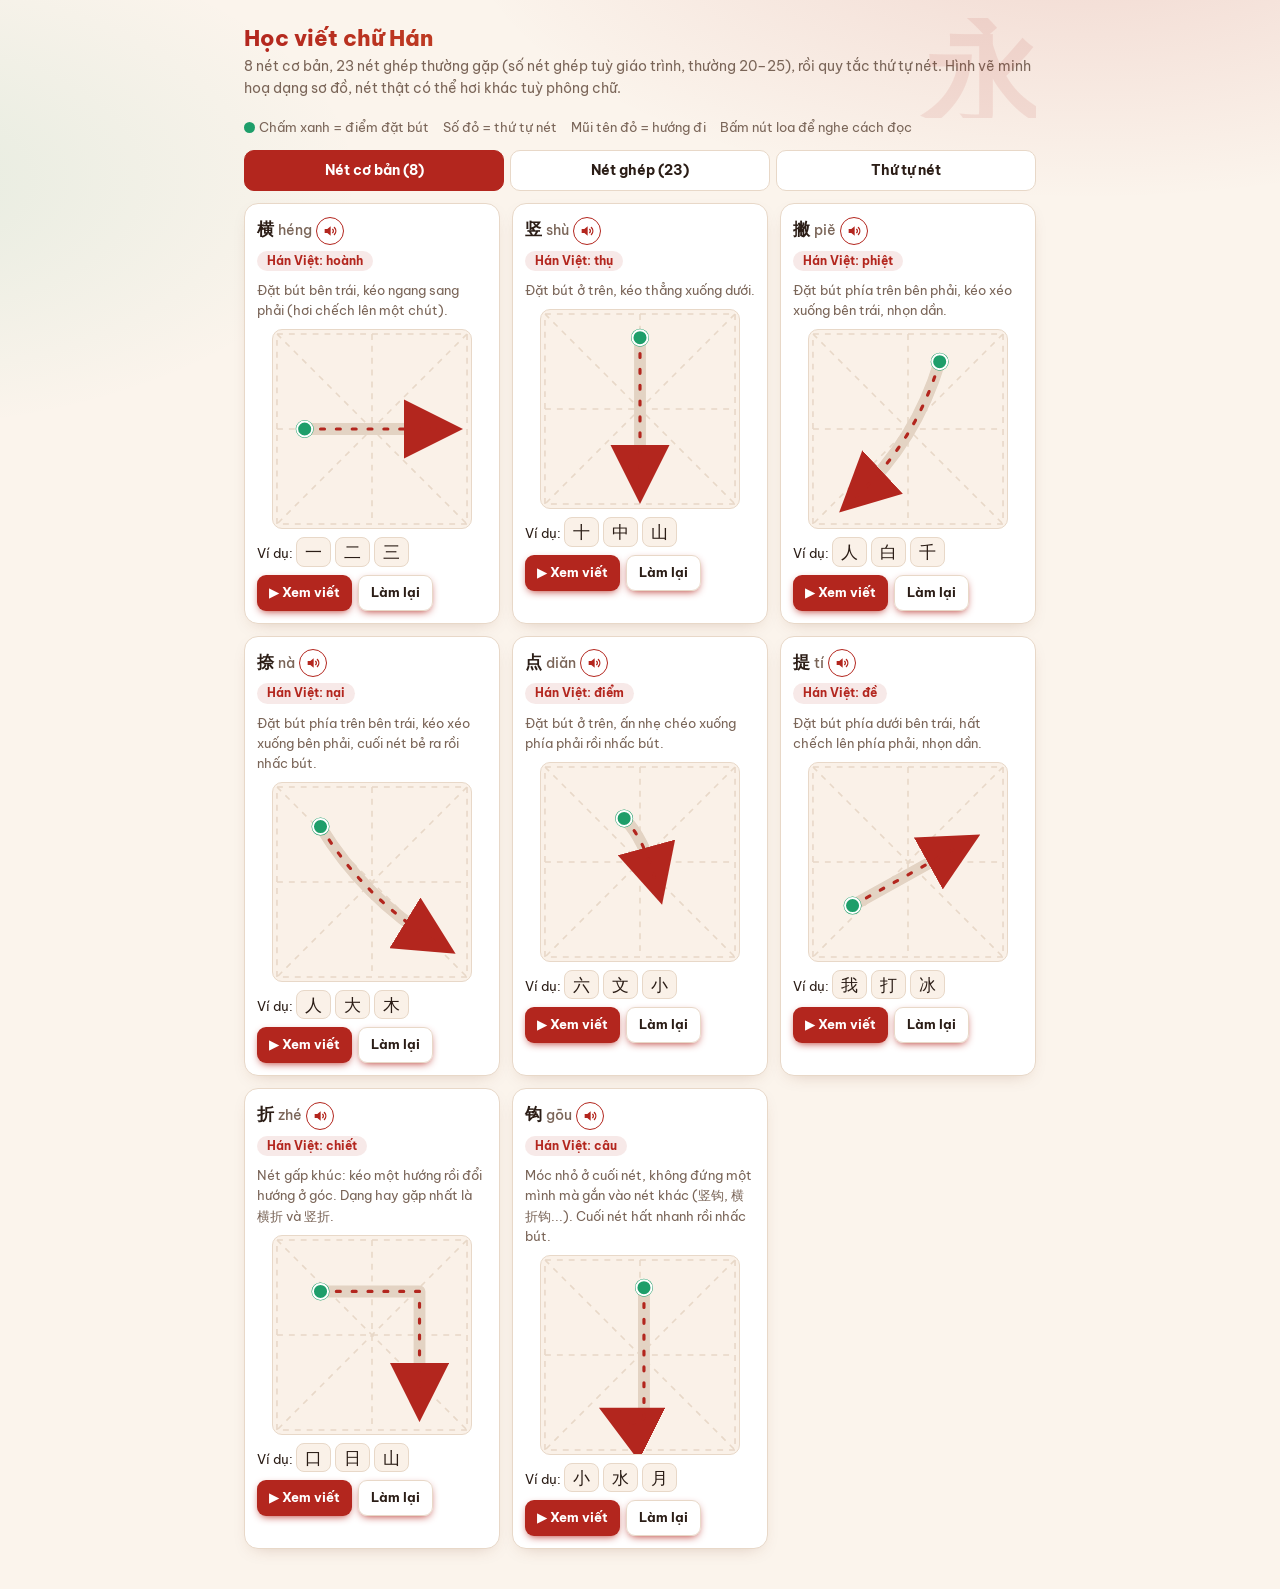
<file: test2.html>
<!DOCTYPE html>
<html lang="vi">
<head>
<meta charset="utf-8">
<meta name="viewport" content="width=device-width, initial-scale=1, viewport-fit=cover">
<title>Học viết chữ Hán: Nét cơ bản – Nét ghép – Thứ tự nét</title>
<link href="https://fonts.googleapis.com/css2?family=Be+Vietnam+Pro:wght@400;500;700;800&display=swap" rel="stylesheet">
<style>
:root{--bg:#FBF4EC;--card:#fff;--ink:#2B1D16;--mute:#7A6558;--line:#E8D8C8;--brand:#B3261E;--brandtxt:#fff;--chip:#FAF1E8;--ghost:#E3D3C3;--go:#1E9E6A;color-scheme:light;box-sizing:border-box;padding-top:env(safe-area-inset-top,0px);padding-bottom:env(safe-area-inset-bottom,0px)}
@media (prefers-color-scheme:dark){:root:not([data-theme="light"]){--bg:#1C1411;--card:#2A1E19;--ink:#F6EADF;--mute:#B9A292;--line:#4A382E;--brand:#FF7A6B;--brandtxt:#2B0A06;--chip:#33251E;--ghost:#4A382E;--go:#4CD08F;color-scheme:dark}}
:root[data-theme="dark"]{--bg:#1C1411;--card:#2A1E19;--ink:#F6EADF;--mute:#B9A292;--line:#4A382E;--brand:#FF7A6B;--brandtxt:#2B0A06;--chip:#33251E;--ghost:#4A382E;--go:#4CD08F;color-scheme:dark}
*{box-sizing:border-box}
html,body{margin:0}
html{scroll-padding-top:env(safe-area-inset-top,0px)}
body{background:var(--bg);color:var(--ink);font-family:'Be Vietnam Pro',system-ui,-apple-system,'Segoe UI',Roboto,sans-serif;line-height:1.5}
.wrap{max-width:820px;margin:0 auto;padding:18px 14px 40px}
h1{font-size:1.35rem;margin:0 0 2px;font-weight:800}
.sub{color:var(--mute);font-size:.9rem;margin:0 0 12px}
.tabs{display:flex;gap:6px;margin-bottom:12px}
.tab{flex:1;border:1.5px solid var(--line);background:var(--card);color:var(--ink);padding:9px 6px;border-radius:10px;font:inherit;font-weight:700;font-size:.9rem;cursor:pointer}
.tab[aria-selected="true"]{background:var(--brand);color:var(--brandtxt);border-color:var(--brand)}
.legend{display:flex;gap:14px;flex-wrap:wrap;font-size:.84rem;color:var(--mute);margin:0 0 12px}
.dot{display:inline-block;width:11px;height:11px;border-radius:50%;background:var(--go);vertical-align:-1px;margin-right:4px}
.list{display:grid;grid-template-columns:repeat(auto-fill,minmax(230px,1fr));gap:12px}
.card{background:var(--card);border:1.5px solid var(--line);border-radius:14px;padding:12px}
.card h3{margin:0 0 2px;font-size:1.05rem}
.card h3 small{color:var(--mute);font-weight:500;font-size:.85rem}
.d{font-size:.84rem;color:var(--mute);margin:4px 0 8px}
.ex{font-size:.84rem;margin:0 0 8px}
svg.sv{width:100%;max-width:200px;display:block;margin:0 auto 8px;background:var(--chip);border:1.5px solid var(--line);border-radius:10px}
.gr{stroke:var(--line);stroke-width:.8;fill:none;stroke-dasharray:3 3}
.gh{fill:none;stroke:var(--ghost);stroke-width:6;stroke-linecap:round;stroke-linejoin:round}
.in{fill:none;stroke:var(--ink);stroke-width:6;stroke-linecap:round;stroke-linejoin:round}
.draw{stroke-dasharray:1;animation:dr 1s ease-out}
@keyframes dr{from{stroke-dashoffset:1}to{stroke-dashoffset:0}}
.st{fill:var(--go);stroke:var(--card);stroke-width:1}
.nm{font-size:9px;font-weight:800;fill:var(--brand)}
.row{display:flex;gap:6px;flex-wrap:wrap}
.btn{border:0;background:var(--brand);color:var(--brandtxt);padding:7px 12px;border-radius:9px;font:inherit;font-size:.84rem;font-weight:700;cursor:pointer}
.btn.g{background:transparent;color:var(--ink);border:1.5px solid var(--line)}
.rule{margin:0 0 10px}
.seq{font-size:.86rem;margin:6px 0}
.hide{display:none}
button:focus-visible{outline:3px solid var(--brand);outline-offset:2px}
@media (prefers-reduced-motion:reduce){.draw{animation:none}}

body{background:radial-gradient(900px 400px at 85% -80px,color-mix(in srgb,var(--brand) 14%,transparent),transparent 70%),radial-gradient(700px 360px at -10% 20%,color-mix(in srgb,var(--go) 10%,transparent),transparent 70%),var(--bg);background-attachment:fixed}
.hd{position:relative;overflow:hidden;padding:4px 0 6px}
.wm{position:absolute;right:-6px;top:-34px;font-size:7.5rem;font-weight:800;color:var(--brand);opacity:.09;pointer-events:none;font-family:'Noto Serif SC','Songti SC',serif;animation:fl2 6s ease-in-out infinite alternate}
@keyframes fl2{to{transform:translateY(8px) rotate(3deg)}}
h1{background:linear-gradient(90deg,var(--brand),#E07A2F);-webkit-background-clip:text;background-clip:text;color:transparent}
.card{box-shadow:0 6px 18px -10px rgba(120,60,30,.35);transition:transform .25s,box-shadow .25s,border-color .25s;animation:up .55s cubic-bezier(.2,.8,.2,1) both;animation-delay:var(--d,0ms)}
.card:hover{transform:translateY(-3px);box-shadow:0 14px 26px -12px rgba(120,60,30,.45);border-color:var(--brand)}
@keyframes up{from{opacity:0;transform:translateY(14px)}to{opacity:1;transform:none}}
.tab{transition:background .2s,transform .15s}.tab:active,.btn:active{transform:scale(.96)}
.btn{box-shadow:0 3px 8px -3px var(--brand);transition:transform .15s,filter .2s}.btn:hover{filter:brightness(1.08)}
.spk{display:inline-grid;place-items:center;width:28px;height:28px;border-radius:50%;border:1.5px solid var(--brand);background:transparent;color:var(--brand);cursor:pointer;vertical-align:middle;margin-left:4px;padding:0;transition:background .2s,color .2s,transform .15s}
.spk:hover,.spk.on{background:var(--brand);color:var(--brandtxt)}.spk:active{transform:scale(.9)}
.spk .w1,.spk .w2{fill:none;stroke:currentColor;stroke-width:2;stroke-linecap:round}
.spk.on .w1{animation:wv .7s infinite}.spk.on .w2{animation:wv .7s .25s infinite}
@keyframes wv{0%,100%{opacity:.2}50%{opacity:1}}
.hv{display:inline-block;font-size:.76rem;font-weight:700;color:var(--brand);background:color-mix(in srgb,var(--brand) 10%,transparent);border-radius:999px;padding:1px 10px;margin:0 0 6px}
.zr i{color:var(--mute)}
.exc{border:1.5px solid var(--line);background:var(--chip);color:var(--ink);border-radius:8px;font:inherit;font-size:1.05rem;padding:1px 8px;margin:0 4px 0 0;cursor:pointer;transition:transform .15s,border-color .2s}
.exc:hover{transform:translateY(-2px);border-color:var(--brand)}
.in{filter:drop-shadow(0 1px 1px rgba(0,0,0,.25))}
.flow{fill:none;stroke:var(--brand);stroke-width:1.6;stroke-linecap:round;stroke-dasharray:2 6;animation:fw 1s linear infinite}
@keyframes fw{to{stroke-dashoffset:-16}}
.ring{fill:none;stroke:var(--go);stroke-width:1.5;transform-box:fill-box;transform-origin:center;animation:pl 1.6s ease-out infinite}
@keyframes pl{from{transform:scale(.8);opacity:.9}to{transform:scale(2.6);opacity:0}}
.pen{fill:var(--brand);animation:pf 1.1s forwards}
@keyframes pf{0%,80%{opacity:1}100%{opacity:0}}
.toast{position:fixed;left:50%;bottom:calc(18px + env(safe-area-inset-bottom,0px));transform:translateX(-50%);background:var(--ink);color:var(--bg);padding:9px 14px;border-radius:12px;font-size:.84rem;max-width:90%;opacity:0;pointer-events:none;transition:opacity .25s}
.toast.s{opacity:1}
.list:not(.hide){animation:fi .3s}@keyframes fi{from{opacity:0}to{opacity:1}}
@media (prefers-reduced-motion:reduce){.card,.wm,.flow,.ring,.pen,.list{animation:none!important}.card:hover{transform:none}}
</style>
</head>
<body>
<div class="wrap">
  <div class="hd"><span class="wm" aria-hidden="true">永</span><h1>Học viết chữ Hán</h1>
  <p class="sub">8 nét cơ bản, 23 nét ghép thường gặp (số nét ghép tuỳ giáo trình, thường 20–25), rồi quy tắc thứ tự nét. Hình vẽ minh hoạ dạng sơ đồ, nét thật có thể hơi khác tuỳ phông chữ.</p></div>
  <div class="legend"><span><span class="dot"></span>Chấm xanh = điểm đặt bút</span><span>Số đỏ = thứ tự nét</span><span>Mũi tên đỏ = hướng đi</span><span>Bấm nút loa để nghe cách đọc</span></div>
  <div class="tabs" role="tablist">
    <button class="tab" role="tab" data-tab="b" aria-selected="true">Nét cơ bản (8)</button>
    <button class="tab" role="tab" data-tab="c" aria-selected="false">Nét ghép (23)</button>
    <button class="tab" role="tab" data-tab="r" aria-selected="false">Thứ tự nét</button>
  </div>
  <div id="b" class="list"></div><div id="c" class="list hide"></div><div id="r" class="list hide"></div>
</div>
<div class="toast" id="toast" role="status"></div>
<script>
const $=s=>document.querySelector(s);
/* Nét cơ bản và nét ghép: n=tên, p=pinyin, v=đường vẽ (khung 100x100), d=cách viết, e=chữ ví dụ */
const BA=[
{n:"横",p:"héng",v:"M16 50 L84 50",d:"Đặt bút bên trái, kéo ngang sang phải (hơi chếch lên một chút).",e:"一 二 三"},
{n:"竖",p:"shù",v:"M50 14 L50 86",d:"Đặt bút ở trên, kéo thẳng xuống dưới.",e:"十 中 山"},
{n:"撇",p:"piě",v:"M66 16 Q54 56 24 84",d:"Đặt bút phía trên bên phải, kéo xéo xuống bên trái, nhọn dần.",e:"人 白 千"},
{n:"捺",p:"nà",v:"M24 22 Q46 58 82 80",d:"Đặt bút phía trên bên trái, kéo xéo xuống bên phải, cuối nét bẻ ra rồi nhấc bút.",e:"人 大 木"},
{n:"点",p:"diǎn",v:"M42 28 Q52 38 58 60",d:"Đặt bút ở trên, ấn nhẹ chéo xuống phía phải rồi nhấc bút.",e:"六 文 小"},
{n:"提",p:"tí",v:"M22 72 L76 42",d:"Đặt bút phía dưới bên trái, hất chếch lên phía phải, nhọn dần.",e:"我 打 冰"},
{n:"折",p:"zhé",v:"M24 28 L74 28 L74 82",d:"Nét gấp khúc: kéo một hướng rồi đổi hướng ở góc. Dạng hay gặp nhất là 横折 và 竖折.",e:"口 日 山"},
{n:"钩",p:"gōu",v:"M52 16 L52 80 Q52 88 40 82",d:"Móc nhỏ ở cuối nét, không đứng một mình mà gắn vào nét khác (竖钩, 横折钩...). Cuối nét hất nhanh rồi nhấc bút.",e:"小 水 月"}];
const CO=[
{n:"横折",p:"héngzhé",v:"M24 28 L74 28 L74 82",d:"Kéo ngang sang phải, đến góc thì gấp xuống, kéo thẳng xuống.",e:"口 日 田"},
{n:"横撇",p:"héngpiě",v:"M22 32 L70 32 Q58 54 28 76",d:"Kéo ngang sang phải, rồi đổi hướng kéo xéo xuống trái.",e:"又 水 冬"},
{n:"横钩",p:"hénggōu",v:"M20 40 L78 40 L70 58",d:"Kéo ngang sang phải, cuối nét hất nhỏ xuống trái thành móc.",e:"写 买 皮"},
{n:"竖折",p:"shùzhé",v:"M28 20 L28 78 L76 78",d:"Kéo thẳng xuống, đến đáy gấp sang phải.",e:"山 区 牙"},
{n:"竖弯",p:"shùwān",v:"M34 20 L34 68 Q34 82 50 82 L76 82",d:"Kéo xuống, cong tròn ở góc rồi kéo ngang sang phải.",e:"四 西 酒"},
{n:"竖提",p:"shùtí",v:"M34 18 L34 78 L68 60",d:"Kéo thẳng xuống, đến đáy hất chếch lên phải.",e:"以 良 民"},
{n:"竖钩",p:"shùgōu",v:"M52 16 L52 80 Q52 88 40 82",d:"Kéo thẳng xuống, cuối nét hất móc sang trái.",e:"小 水 到"},
{n:"撇折",p:"piězhé",v:"M64 18 L30 58 L74 68",d:"Kéo xéo xuống trái, rồi gấp sang phải (hơi chếch lên).",e:"么 去 书"},
{n:"撇点",p:"piědiǎn",v:"M66 18 Q44 46 24 56 L52 76",d:"Kéo xéo xuống trái, rồi đổi hướng xuống phải như một nét chấm.",e:"女 好 巡"},
{n:"横折钩",p:"héngzhégōu",v:"M24 28 L74 28 L74 80 Q74 88 64 82",d:"Ngang, gấp xuống, kéo thẳng rồi hất móc sang trái.",e:"月 门 同"},
{n:"横折提",p:"héngzhétí",v:"M22 30 L58 30 L58 76 L78 60",d:"Ngang, gấp xuống, cuối nét hất lên phải.",e:"语 说 讲"},
{n:"斜钩",p:"xiégōu",v:"M28 22 Q52 54 66 80 L78 62",d:"Kéo xéo xuống phải (hơi cong), cuối nét hất móc lên.",e:"我 成 戈"},
{n:"卧钩",p:"wògōu",v:"M22 38 Q48 84 78 44",d:"Cong như lòng chảo từ trái sang phải rồi hất lên.",e:"心 必 思"},
{n:"竖弯钩",p:"shùwāngōu",v:"M32 18 L32 66 Q32 82 50 82 L74 82 L74 68",d:"Kéo xuống, cong ở đáy, kéo ngang sang phải rồi hất móc lên.",e:"七 九 屯"},
{n:"横折弯钩",p:"héngzhéwāngōu",v:"M22 32 L58 32 Q78 32 74 58 L72 80 Q70 88 60 82",d:"Ngang, cong xuống ở góc, kéo xuống rồi hất móc trái.",e:"九 几 乞"},
{n:"横斜钩",p:"héngxiégōu",v:"M20 26 L52 26 Q70 52 74 80 Q76 88 66 84",d:"Ngang rồi chuyển sang xiên xuống phải, cuối nét hất móc.",e:"风 飞 气"},
{n:"横折弯",p:"héngzhéwān",v:"M20 28 L56 28 L56 66 Q56 82 72 82 L82 82",d:"Ngang, gấp xuống, rồi cong tròn ở đáy và kéo ngang sang phải.",e:""},
{n:"横折折折钩",p:"héngzhézhézhégōu",v:"M20 26 L48 26 L48 48 L74 48 L74 80 Q74 88 64 84",d:"Đi như bậc thang: ngang, xuống, ngang, xuống, cuối nét hất móc.",e:"乃 奶 扔"},
{n:"横折折撇",p:"héngzhézhépiě",v:"M22 22 L50 22 L36 44 L70 44 Q54 60 34 78",d:"Ngang, gấp xiên xuống trái, ngang sang phải rồi phẩy xuống trái.",e:"延 建"},
{n:"横撇弯钩",p:"héngpiěwāngōu",v:"M24 22 L52 22 Q66 24 60 40 Q54 52 40 54 Q64 52 62 72 L62 82 Q62 90 52 86",d:"Ngang, phẩy cong, vòng lại rồi kéo xuống và hất móc.",e:"那 邦 都"},
{n:"竖折折",p:"shùzhézhé",v:"M28 20 L28 52 L62 52 L62 82",d:"Kéo xuống, gấp sang phải, rồi gấp xuống lần nữa.",e:""},
{n:"竖折折钩",p:"shùzhézhégōu",v:"M28 20 L28 52 L62 52 L62 80 Q62 88 52 84",d:"Kéo xuống, gấp sang phải, gấp xuống và hất móc ở cuối.",e:"马 吗 妈"},
{n:"弯钩",p:"wāngōu",v:"M64 18 Q66 58 58 74 Q52 86 40 80",d:"Kéo xuống theo đường cong rồi hất móc sang trái.",e:"狗 猫 猪"}];
/* Chữ mẫu: mỗi nét có tên và đường vẽ */
const CH={
"十":[["横","M18 50 L82 50"],["竖","M50 18 L50 84"]],
"人":[["撇","M48 18 Q40 55 18 82"],["捺","M44 42 Q58 66 84 82"]],
"三":[["横","M28 26 L72 26"],["横","M36 50 L64 50"],["横","M20 76 L80 76"]],
"川":[["撇","M30 22 Q28 52 20 80"],["竖","M50 20 L50 82"],["竖","M78 20 L78 82"]],
"小":[["竖钩","M50 18 L50 78 Q50 84 40 82"],["点","M30 40 L22 62"],["点","M70 40 L78 62"]],
"山":[["竖","M50 22 L50 80"],["竖折","M24 44 L24 80 L76 80"],["竖","M76 44 L76 80"]],
"月":[["撇","M36 18 Q30 56 20 84"],["横折钩","M36 18 L72 18 L72 80 Q72 88 62 84"],["横","M36 42 L72 42"],["横","M36 64 L72 64"]],
"田":[["竖","M24 22 L24 80"],["横折","M24 22 L76 22 L76 80"],["横","M24 50 L76 50"],["竖","M50 22 L50 80"],["横","M24 80 L76 80"]],
"中":[["竖","M26 36 L26 68"],["横折","M26 36 L74 36 L74 68"],["横","M26 68 L74 68"],["竖","M50 16 L50 88"]],
"木":[["横","M18 40 L82 40"],["竖","M50 18 L50 86"],["撇","M48 44 Q40 64 20 80"],["捺","M52 44 Q62 64 82 80"]],
"大":[["横","M18 40 L82 40"],["撇","M50 22 Q48 58 16 84"],["捺","M50 46 Q62 68 84 84"]]};
const RU=[
["先横后竖","Ngang trước, sổ sau","十"],["先撇后捺","Phẩy trước, mác sau","人"],["从上到下","Từ trên xuống dưới","三"],
["从左到右","Từ trái sang phải","川"],["先中间后两边","Giữa trước, hai bên sau","小"],["先中间后两边","Giữa trước, hai bên sau (chữ lớn hơn)","山"],
["先外后内","Bao ngoài trước, bên trong sau","月"],["先里头后封口","Viết bên trong rồi mới đóng nét đáy","田"],
["竖贯穿最后写","Nét sổ xuyên giữa viết sau cùng","中"],["综合","Ngang, phẩy, mác theo thứ tự","大"],["综合","Ngang, sổ, phẩy, mác","木"]];
const HV={"横":"hoành","竖":"thụ","撇":"phiệt","捺":"nại","点":"điểm","提":"đề","横折":"hoành chiết","横撇":"hoành phiệt","横钩":"hoành câu","竖折":"thụ chiết","竖弯":"thụ loan","竖提":"thụ đề","竖钩":"thụ câu","撇折":"phiệt chiết","撇点":"phiệt điểm","横折钩":"hoành chiết câu","横折提":"hoành chiết đề","斜钩":"tà câu","卧钩":"ngọa câu","竖弯钩":"thụ loan câu","横折弯钩":"hoành chiết loan câu","横斜钩":"hoành tà câu","折":"chiết","钩":"câu","横折弯":"hoành chiết loan","横折折折钩":"hoành chiết chiết chiết câu","横折折撇":"hoành chiết chiết phiệt","横撇弯钩":"hoành phiệt loan câu","竖折折":"thụ chiết chiết","竖折折钩":"thụ chiết chiết câu","弯钩":"loan câu","十":"thập","人":"nhân","三":"tam","川":"xuyên","小":"tiểu","山":"sơn","月":"nguyệt","田":"điền","中":"trung","大":"đại","木":"mộc"};
const PY={"十":"shí","人":"rén","三":"sān","川":"chuān","小":"xiǎo","山":"shān","月":"yuè","田":"tián","中":"zhōng","大":"dà","木":"mù"};
const RP={"先横后竖":"xiān héng hòu shù","先撇后捺":"xiān piě hòu nà","从上到下":"cóng shàng dào xià","从左到右":"cóng zuǒ dào yòu","先中间后两边":"xiān zhōngjiān hòu liǎngbiān","先外后内":"xiān wài hòu nèi","先里头后封口":"xiān lǐtou hòu fēngkǒu","竖贯穿最后写":"shù guànchuān zuìhòu xiě","综合":"zōnghé"};
const spk=t=>'<button class="spk" data-say="'+t+'" aria-label="Nghe cách đọc '+t+'" title="Nghe cách đọc"><svg viewBox="0 0 24 24" width="16" height="16" aria-hidden="true"><path d="M4 9v6h4l5 4V5L8 9H4z" fill="currentColor"/><path class="w1" d="M16 9.5a3.5 3.5 0 010 5"/><path class="w2" d="M18.6 6.8a7.5 7.5 0 010 10.4"/></svg></button>';
let voice=null;
function lv(){if(!window.speechSynthesis)return;const v=speechSynthesis.getVoices();voice=v.find(x=>/^zh[-_]CN/i.test(x.lang))||v.find(x=>/^zh/i.test(x.lang))||null}
if(window.speechSynthesis){lv();speechSynthesis.onvoiceschanged=lv}
function toast(m){const t=$('#toast');t.textContent=m;t.classList.add('s');clearTimeout(toast.t);toast.t=setTimeout(()=>t.classList.remove('s'),3400)}
function say(txt,btn){
  if(!window.speechSynthesis){toast('Trình duyệt này chưa hỗ trợ phát âm.');return}
  speechSynthesis.cancel();lv();
  if(!voice&&speechSynthesis.getVoices().length)toast('Máy chưa có giọng tiếng Trung. Hãy thêm giọng Chinese (Mandarin) trong cài đặt Text-to-speech.');
  const u=new SpeechSynthesisUtterance(txt);u.lang='zh-CN';u.rate=.7;if(voice)u.voice=voice;
  if(btn){u.onstart=()=>btn.classList.add('on');u.onend=u.onerror=()=>btn.classList.remove('on')}
  speechSynthesis.speak(u);
}
let uid=0;const ST={},TM={};
function sv(id,s,k,anim,arrow){
  const a='a'+(uid++);let g='<defs><marker id="'+a+'" viewBox="0 0 10 10" refX="6" refY="5" markerWidth="5" markerHeight="5" orient="auto"><path d="M0 0L10 5L0 10z" fill="var(--brand)"/></marker></defs>'+
   '<path class="gr" d="M2 2H98V98H2Z M50 2V98 M2 50H98 M2 2L98 98 M98 2L2 98"/>';
  s.forEach(x=>g+='<path class="gh" d="'+x[1]+'"'+(arrow?' marker-end="url(#'+a+')"':'')+'/>');
  for(let i=0;i<k;i++)g+='<path class="in'+(i===k-1&&anim?' draw':'')+'" pathLength="1" d="'+s[i][1]+'"/>';
  const nx=k<s.length?s[k][1]:null;
  if(nx){const m=nx.match(/-?\d+(\.\d+)?/g);g+='<path class="flow" d="'+nx+'"/><circle class="ring" cx="'+m[0]+'" cy="'+m[1]+'" r="3.8"/>'}
  if(anim&&k)g+='<circle class="pen" r="3.4"><animateMotion dur="1s" fill="freeze" path="'+s[k-1][1]+'"/></circle>';
  const n=arrow?s.length:k;
  for(let i=0;i<n;i++){const m=s[i][1].match(/-?\d+(\.\d+)?/g);g+='<circle class="st" cx="'+m[0]+'" cy="'+m[1]+'" r="3.8"/>'+(arrow?'':'<text class="nm" x="'+(+m[0]-8)+'" y="'+(+m[1]-4)+'">'+(i+1)+'</text>')}
  return '<svg class="sv" viewBox="0 0 100 100" role="img" aria-label="Sơ đồ nét">'+g+'</svg>';
}
function card(id){
  const c=ST[id],k=c.k,s=c.s;
  const names=c.multi?'<p class="seq">'+s.map((x,i)=>(i<k?'<b>':'<span style="color:var(--mute)">')+(i+1)+' '+x[0]+(i<k?'</b>':'</span>')).join(' → ')+'</p>':'';
  return '<h3>'+c.t+'</h3>'+(c.hv?'<span class="hv">Hán Việt: '+c.hv+'</span>':'')+(c.d?'<p class="d">'+c.d+'</p>':'')+sv(id,s,k,c.anim,!c.multi)+names+(c.e?'<p class="ex">Ví dụ: '+c.e.split(' ').map(x=>'<button class="exc" data-say="'+x+'" aria-label="Nghe '+x+'">'+x+'</button>').join('')+'</p>':'')+
   '<div class="row"><button class="btn" data-a="play" data-id="'+id+'">▶ Xem viết</button>'+(c.multi?'<button class="btn g" data-a="next" data-id="'+id+'">Nét tiếp</button>':'')+'<button class="btn g" data-a="reset" data-id="'+id+'">Làm lại</button></div>';
}
function add(box,id,o){ST[id]=Object.assign({k:0,anim:false},o);const el=document.createElement('div');el.className='card';el.style&&el.style.setProperty('--d',($(box).children.length*45)+'ms');el.id='c'+id;$(box).appendChild(el);el.innerHTML=card(id)}
BA.forEach((x,i)=>add('#b','b'+i,{s:[[x.n,x.v]],t:x.n+' <small>'+x.p+'</small>'+spk(x.n),hv:HV[x.n],d:x.d,e:x.e}));
CO.forEach((x,i)=>add('#c','c'+i,{s:[[x.n,x.v]],t:x.n+' <small>'+x.p+'</small>'+spk(x.n),hv:HV[x.n],d:x.d,e:x.e}));
RU.forEach((r,i)=>add('#r','r'+i,{s:CH[r[2]],multi:true,t:r[2]+' <small>'+PY[r[2]]+'</small>'+spk(r[2]),hv:HV[r[2]],d:r[1]+'.<br><span class="zr"><b>'+r[0]+'</b> <i>'+RP[r[0]]+'</i></span>'+spk(r[0])}));
function show(id){const c=ST[id];$('#c'+id).innerHTML=card(id)}
document.addEventListener('click',e=>{
  const sp=e.target.closest('[data-say]');if(sp){say(sp.dataset.say,sp);return}
  const b=e.target.closest('button[data-a]');if(!b)return;
  const id=b.dataset.id,c=ST[id],n=c.s.length;clearInterval(TM[id]);
  if(b.dataset.a==='reset'){c.k=0;c.anim=false;show(id)}
  else if(b.dataset.a==='next'){c.k=c.k>=n?1:c.k+1;c.anim=true;show(id)}
  else{c.k=1;c.anim=true;show(id);if(n>1)TM[id]=setInterval(()=>{if(c.k>=n){clearInterval(TM[id]);return}c.k++;show(id)},1100)}
});
document.querySelectorAll('.tab').forEach(b=>b.onclick=()=>{
  document.querySelectorAll('.tab').forEach(t=>t.setAttribute('aria-selected',t===b));
  ['b','c','r'].forEach(id=>$('#'+id).classList.toggle('hide',id!==b.dataset.tab));
});
</script>
</body>
</html>
</file>
<file: assets/css/admin.css>
:root {
    --bg:       #0b0f1a;
    --surface:  #111827;
    --surface2: #1a2235;
    --border:   #1f2e47;
    --border2:  #2a3f5f;
    --accent:   #3b82f6;
    --accent2:  #60a5fa;
    --green:    #22c55e;
    --red:      #ef4444;
    --amber:    #f59e0b;
    --text:     #e2e8f0;
    --muted:    #64748b;
    --muted2:   #94a3b8;
    --mono:     'Space Mono', monospace;
    --serif:    'Literata', Georgia, serif;
  }

  * { box-sizing: border-box; margin: 0; padding: 0; }

  body {
    background: var(--bg);
    color: var(--text);
    font-family: var(--serif);
    min-height: 100vh;
    display: flex;
    flex-direction: column;
    align-items: center;
    padding: 24px 16px 48px;
  }

  body::before {
    content: '';
    position: fixed;
    inset: 0;
    background-image:
      linear-gradient(var(--border) 1px, transparent 1px),
      linear-gradient(90deg, var(--border) 1px, transparent 1px);
    background-size: 40px 40px;
    opacity: 0.2;
    pointer-events: none;
    z-index: 0;
  }

  header {
    position: relative;
    z-index: 1;
    width: 100%;
    max-width: 860px;
    display: flex;
    align-items: center;
    justify-content: space-between;
    margin-bottom: 28px;
    padding-bottom: 16px;
    border-bottom: 1px solid var(--border);
  }

  .logo { font-family: var(--mono); font-size: 13px; color: var(--accent2); letter-spacing: 0.08em; text-transform: uppercase; }
  .logo span { color: var(--muted); }

  .header-actions { display: flex; gap: 10px; }

  .btn {
    font-family: var(--mono);
    font-size: 12px;
    font-weight: 700;
    letter-spacing: 0.05em;
    padding: 8px 16px;
    border-radius: 6px;
    cursor: pointer;
    transition: background 0.2s, color 0.2s;
    border: 1px solid transparent;
  }

  .btn-primary { background: var(--accent); color: #fff; border-color: var(--accent); }
  .btn-primary:hover { background: #2563eb; }
  .btn-outline { background: transparent; color: var(--accent2); border-color: var(--border2); }
  .btn-outline:hover { border-color: var(--accent); }
  .btn-danger { background: transparent; color: var(--red); border-color: rgba(239,68,68,0.3); }
  .btn-danger:hover { background: rgba(239,68,68,0.08); }
  .btn-green { background: var(--green); color: #000; }
  .btn-green:hover { background: #16a34a; }

  /* Layout */
  .layout {
    position: relative;
    z-index: 1;
    width: 100%;
    max-width: 860px;
    display: grid;
    grid-template-columns: 1fr 320px;
    gap: 20px;
    align-items: start;
  }

  .panel {
    background: var(--surface);
    border: 1px solid var(--border2);
    border-radius: 14px;
    overflow: hidden;
  }

  .panel-header {
    padding: 14px 20px;
    border-bottom: 1px solid var(--border);
    display: flex;
    align-items: center;
    justify-content: space-between;
  }

  .panel-title {
    font-family: var(--mono);
    font-size: 12px;
    font-weight: 700;
    letter-spacing: 0.08em;
    text-transform: uppercase;
    color: var(--muted2);
  }

  /* Form */
  .form-body { padding: 20px; display: flex; flex-direction: column; gap: 16px; }

  .field { display: flex; flex-direction: column; gap: 6px; }

  .field-label {
    font-family: var(--mono);
    font-size: 11px;
    color: var(--muted);
    letter-spacing: 0.07em;
    text-transform: uppercase;
  }

  .field-input, .field-select, .field-textarea {
    background: var(--surface2);
    border: 1px solid var(--border2);
    border-radius: 8px;
    padding: 10px 14px;
    font-family: var(--mono);
    font-size: 13px;
    color: var(--text);
    outline: none;
    transition: border-color 0.2s, box-shadow 0.2s;
    width: 100%;
  }

  .field-textarea {
    font-family: var(--serif);
    font-size: 13px;
    line-height: 1.6;
    resize: vertical;
    min-height: 80px;
  }

  .field-input:focus, .field-select:focus, .field-textarea:focus {
    border-color: var(--accent);
    box-shadow: 0 0 0 3px rgba(59,130,246,0.15);
  }

  .field-select { cursor: pointer; }
  .field-select option { background: var(--surface2); }

  .field-row { display: grid; grid-template-columns: 1fr 1fr; gap: 12px; }

  /* Image preview */
  .image-path-row { display: flex; gap: 8px; }
  .image-path-row .field-input { flex: 1; }

  .image-preview {
    margin-top: 8px;
    border-radius: 8px;
    overflow: hidden;
    border: 1px dashed var(--border2);
    background: #0a1020;
    min-height: 100px;
    display: flex;
    align-items: center;
    justify-content: center;
  }

  .image-preview img {
    max-width: 100%;
    max-height: 180px;
    object-fit: contain;
  }

  .image-preview .placeholder-text {
    font-family: var(--mono);
    font-size: 11px;
    color: var(--muted);
    text-align: center;
    padding: 16px;
  }

  /* Form actions */
  .form-actions {
    padding: 16px 20px;
    border-top: 1px solid var(--border);
    display: flex;
    gap: 10px;
    justify-content: flex-end;
  }

  /* ── Search & filter bar ── */
  .list-toolbar {
    padding: 10px 12px;
    border-bottom: 1px solid var(--border);
    display: flex;
    flex-direction: column;
    gap: 8px;
  }
  .search-wrap { position: relative; }
  .search-icon {
    position: absolute; left: 9px; top: 50%;
    transform: translateY(-50%);
    font-size: 12px; opacity: 0.4; pointer-events: none;
  }
  .search-input {
    width: 100%;
    background: var(--surface2);
    border: 1px solid var(--border2);
    border-radius: 6px;
    padding: 7px 10px 7px 30px;
    font-family: var(--mono);
    font-size: 12px;
    color: var(--text);
    outline: none;
    transition: border-color 0.2s;
  }
  .search-input:focus { border-color: var(--accent); }
  .filter-row { display: flex; gap: 6px; flex-wrap: wrap; }
  .filter-chip {
    font-family: var(--mono); font-size: 10px; letter-spacing: 0.04em;
    padding: 3px 8px; border-radius: 4px;
    border: 1px solid var(--border2);
    background: transparent; color: var(--muted2);
    cursor: pointer; transition: all 0.15s; white-space: nowrap;
  }
  .filter-chip:hover  { border-color: var(--accent2); color: var(--accent2); }
  .filter-chip.active { background: rgba(59,130,246,0.12); border-color: var(--accent); color: var(--accent2); }

  /* ── Question list ── */
  .q-list-wrap {
    max-height: 520px;
    overflow-y: auto;
    scrollbar-width: thin;
    scrollbar-color: var(--border2) transparent;
  }
  .q-list-wrap::-webkit-scrollbar { width: 4px; }
  .q-list-wrap::-webkit-scrollbar-thumb { background: var(--border2); border-radius: 2px; }

  .q-list { padding: 0; list-style: none; }

  .q-item {
    padding: 7px 12px;
    border-bottom: 1px solid var(--border);
    display: flex; align-items: center; gap: 8px;
    cursor: pointer; transition: background 0.12s;
  }
  .q-item:last-child { border-bottom: none; }
  .q-item:hover  { background: var(--surface2); }
  .q-item.active { background: rgba(59,130,246,0.08); border-left: 2px solid var(--accent); padding-left: 10px; }

  .q-num { font-family: var(--mono); font-size: 10px; color: var(--muted); min-width: 20px; flex-shrink: 0; }
  .q-info { flex: 1; min-width: 0; }
  .q-answer {
    font-family: var(--mono); font-size: 12px; color: var(--text);
    white-space: nowrap; overflow: hidden; text-overflow: ellipsis;
  }
  .q-answer mark {
    background: rgba(251,191,36,0.2); color: var(--amber);
    border-radius: 2px; padding: 0 1px; font-style: normal;
  }
  .q-cat {
    font-size: 10px; color: var(--muted); font-family: var(--mono);
    white-space: nowrap; overflow: hidden; text-overflow: ellipsis; margin-top: 1px;
  }
  .q-del {
    background: none; border: none; color: var(--muted);
    cursor: pointer; font-size: 12px; padding: 2px 5px; border-radius: 4px;
    flex-shrink: 0; opacity: 0;
    transition: opacity 0.15s, color 0.15s, background 0.15s;
  }
  .q-item:hover .q-del { opacity: 1; }
  .q-del:hover { color: var(--red); background: rgba(239,68,68,0.1); }

  .no-results {
    padding: 28px; text-align: center;
    font-family: var(--mono); font-size: 12px; color: var(--muted);
  }

  /* Export section */
  .export-section {
    position: relative;
    z-index: 1;
    width: 100%;
    max-width: 860px;
    margin-top: 20px;
    background: var(--surface);
    border: 1px solid var(--border2);
    border-radius: 14px;
    overflow: hidden;
  }

  .export-body { padding: 16px 20px; display: flex; align-items: center; justify-content: space-between; gap: 16px; }

  .export-info {
    font-family: var(--serif);
    font-size: 14px;
    color: var(--muted2);
  }

  .export-info strong { color: var(--text); font-weight: 600; }

  /* JSON preview */
  .json-box {
    background: #070a12;
    border: 1px solid var(--border);
    border-radius: 8px;
    padding: 12px 16px;
    font-family: var(--mono);
    font-size: 11px;
    color: var(--muted2);
    line-height: 1.7;
    white-space: pre-wrap;
    max-height: 200px;
    overflow-y: auto;
    margin: 0 20px 16px;
    display: none;
  }

  .toast {
    position: fixed;
    bottom: 24px;
    right: 24px;
    z-index: 999;
    padding: 12px 20px;
    background: var(--surface);
    border: 1px solid var(--green);
    border-radius: 8px;
    font-family: var(--mono);
    font-size: 13px;
    color: var(--green);
    opacity: 0;
    transform: translateY(8px);
    transition: opacity 0.3s, transform 0.3s;
    pointer-events: none;
  }
  .toast.show { opacity: 1; transform: translateY(0); }

  .count-badge {
    font-family: var(--mono);
    font-size: 12px;
    color: var(--muted2);
    background: var(--surface2);
    border: 1px solid var(--border);
    padding: 3px 8px;
    border-radius: 4px;
  }

  .empty-list {
    padding: 32px;
    text-align: center;
    font-family: var(--serif);
    font-style: italic;
    font-size: 14px;
    color: var(--muted);
  }

  @media (max-width: 640px) {
    .layout { grid-template-columns: 1fr; }
  }
</file>
<file: assets/css/histology.css>
*, *::before, *::after { box-sizing: border-box; margin: 0; padding: 0; }

:root {
  --bg:              #f4f1eb;
  --surface:         #fdfcf9;
  --surface2:        #f0ece3;
  --border:          #e0d9ce;
  --border-strong:   #c8bfb0;
  --text:            #1c1a16;
  --text-muted:      #6b6357;
  --text-faint:      #a8a094;
  --accent:          #5c3d1e;
  --accent-hover:    #7a5230;
  --accent-light:    #ede5d8;
  --num-bg:          #2e2016;
  --num-text:        #f0e8d8;
  --radius-sm:       6px;
  --radius-md:       10px;
  --radius-lg:       14px;
  --shadow-sm:       0 1px 3px rgba(0,0,0,0.07), 0 1px 2px rgba(0,0,0,0.04);
  --shadow-md:       0 4px 12px rgba(0,0,0,0.08), 0 1px 4px rgba(0,0,0,0.05);
}

html { font-size: 16px; -webkit-text-size-adjust: 100%; }

body {
  font-family: 'DM Sans', sans-serif;
  background: var(--bg);
  color: var(--text);
  min-height: 100vh;
}

/* ═══════════════════════════════
   TOPBAR
═══════════════════════════════ */
.topbar {
  position: sticky;
  top: 0;
  z-index: 100;
  background: var(--surface);
  border-bottom: 1px solid var(--border);
  height: 52px;
}
.topbar-inner {
  max-width: 1100px;
  margin: 0 auto;
  padding: 0 1.25rem;
  height: 100%;
  display: flex;
  align-items: center;
  gap: 0.75rem;
}
.topbar-brand {
  display: flex;
  align-items: center;
  gap: 7px;
  cursor: pointer;
  flex-shrink: 0;
  user-select: none;
}
.brand-icon {
  font-size: 1.1rem;
  color: var(--accent);
}
.brand-name {
  font-family: 'Lora', serif;
  font-weight: 600;
  font-size: 1rem;
  color: var(--text);
}
.breadcrumb {
  display: flex;
  align-items: center;
  gap: 4px;
  font-size: 0.78rem;
  color: var(--text-faint);
  overflow: hidden;
  flex: 1;
}
.breadcrumb .crumb {
  white-space: nowrap;
  overflow: hidden;
  text-overflow: ellipsis;
  cursor: pointer;
  color: var(--text-muted);
  transition: color 0.15s;
}
.breadcrumb .crumb:hover { color: var(--accent); }
.breadcrumb .crumb.active { color: var(--text); cursor: default; }
.breadcrumb .sep { color: var(--text-faint); flex-shrink: 0; }

/* Back button — visible only on mobile */
.back-btn {
  display: none;
  align-items: center;
  gap: 5px;
  font-family: 'DM Sans', sans-serif;
  font-size: 0.82rem;
  font-weight: 500;
  color: var(--accent);
  background: none;
  border: none;
  cursor: pointer;
  padding: 6px 4px;
  flex-shrink: 0;
  -webkit-tap-highlight-color: transparent;
}
.back-btn svg {
  width: 16px; height: 16px;
  stroke: var(--accent);
  flex-shrink: 0;
}

/* ═══════════════════════════════
   MAIN WRAPPER
═══════════════════════════════ */
#app {
  max-width: 1100px;
  margin: 0 auto;
  padding: 2rem 1.25rem 5rem;
}

/* ═══════════════════════════════
   SCREEN: HOME (category grid)
═══════════════════════════════ */
.screen-title {
  font-family: 'Lora', serif;
  font-size: 1.4rem;
  font-weight: 600;
  color: var(--text);
  margin-bottom: 0.3rem;
}
.screen-subtitle {
  font-size: 0.82rem;
  color: var(--text-faint);
  margin-bottom: 1.75rem;
}

.category-grid {
  display: grid;
  grid-template-columns: repeat(auto-fill, minmax(220px, 1fr));
  gap: 1rem;
}

.category-card {
  background: var(--surface);
  border: 1px solid var(--border);
  border-radius: var(--radius-lg);
  padding: 1.25rem 1.4rem;
  cursor: pointer;
  transition: box-shadow 0.18s, border-color 0.18s, transform 0.18s;
  position: relative;
  overflow: hidden;
}
.category-card::before {
  content: '';
  position: absolute;
  top: 0; left: 0;
  width: 4px; height: 100%;
  background: var(--accent);
  opacity: 0;
  transition: opacity 0.18s;
}
.category-card:hover {
  box-shadow: var(--shadow-md);
  border-color: var(--border-strong);
  transform: translateY(-2px);
}
.category-card:hover::before { opacity: 1; }

.cat-name {
  font-family: 'Lora', serif;
  font-size: 1rem;
  font-weight: 600;
  color: var(--text);
  margin-bottom: 6px;
}
.cat-meta {
  font-size: 0.75rem;
  color: var(--text-faint);
}
.cat-count {
  display: inline-block;
  margin-top: 10px;
  font-size: 0.7rem;
  font-weight: 500;
  padding: 3px 9px;
  border-radius: 99px;
  background: var(--accent-light);
  color: var(--accent);
}

/* ═══════════════════════════════
   SCREEN: ORGAN LIST
═══════════════════════════════ */
.organ-grid {
  display: grid;
  grid-template-columns: repeat(auto-fill, minmax(180px, 1fr));
  gap: 0.875rem;
}

.organ-card {
  background: var(--surface);
  border: 1px solid var(--border);
  border-radius: var(--radius-md);
  padding: 1.1rem 1.2rem;
  cursor: pointer;
  transition: box-shadow 0.18s, border-color 0.18s, transform 0.18s;
}
.organ-card:hover {
  box-shadow: var(--shadow-md);
  border-color: var(--border-strong);
  transform: translateY(-2px);
}
.organ-name {
  font-family: 'Lora', serif;
  font-size: 0.95rem;
  font-weight: 600;
  color: var(--text);
  margin-bottom: 5px;
}
.organ-slides-count {
  font-size: 0.73rem;
  color: var(--text-faint);
}

/* ═══════════════════════════════
   SCREEN: SLIDE VIEWER
═══════════════════════════════ */
.viewer-layout {
  display: grid;
  grid-template-columns: 1fr 340px;
  gap: 1.5rem;
  align-items: start;
}

/* Image panel */
.viewer-image-panel {
  position: sticky;
  top: 68px;
}
.viewer-image-wrap {
  background: #18140f;
  border-radius: var(--radius-lg);
  overflow: hidden;
  min-height: 300px;
  display: flex;
  align-items: center;
  justify-content: center;
  position: relative;
}
.viewer-image-wrap img {
  display: block;
  width: 100%;
  max-height: 520px;
  object-fit: contain;
}
.img-placeholder {
  text-align: center;
  color: #5a5045;
  padding: 4rem 2rem;
}
.img-placeholder .icon {
  font-size: 2.8rem;
  display: block;
  margin-bottom: 0.75rem;
  opacity: 0.4;
}
.img-placeholder p {
  font-size: 0.78rem;
  line-height: 1.7;
  color: #6a5f52;
}
.mag-badge {
  position: absolute;
  top: 10px; left: 10px;
  background: rgba(0,0,0,0.55);
  color: #e8dccb;
  font-size: 0.68rem;
  font-family: 'Lora', serif;
  font-style: italic;
  padding: 3px 9px;
  border-radius: 4px;
}

/* Nav bar below image */
.viewer-nav {
  display: flex;
  align-items: center;
  justify-content: space-between;
  margin-top: 10px;
  gap: 8px;
}
.nav-btn {
  font-family: 'DM Sans', sans-serif;
  font-size: 0.78rem;
  padding: 7px 16px;
  border-radius: var(--radius-sm);
  border: 1px solid var(--border-strong);
  background: var(--surface);
  color: var(--text-muted);
  cursor: pointer;
  transition: all 0.15s;
  flex-shrink: 0;
}
.nav-btn:hover:not(:disabled) {
  background: var(--accent);
  border-color: var(--accent);
  color: #fff;
}
.nav-btn:disabled {
  opacity: 0.35;
  cursor: default;
}
.nav-counter {
  font-size: 0.78rem;
  color: var(--text-faint);
  text-align: center;
  flex: 1;
}
.nav-dots {
  display: flex;
  justify-content: center;
  gap: 5px;
  margin-top: 10px;
  flex-wrap: wrap;
}
.nav-dot {
  width: 7px; height: 7px;
  border-radius: 50%;
  background: var(--border-strong);
  cursor: pointer;
  transition: background 0.15s, transform 0.15s;
  border: none;
  padding: 0;
}
.nav-dot.active {
  background: var(--accent);
  transform: scale(1.3);
}
.nav-dot:hover:not(.active) { background: var(--text-faint); }

/* Info panel */
.viewer-info-panel {
  display: flex;
  flex-direction: column;
  gap: 1rem;
}

.info-card {
  background: var(--surface);
  border: 1px solid var(--border);
  border-radius: var(--radius-lg);
  overflow: hidden;
}

.info-header {
  padding: 14px 16px 10px;
  border-bottom: 1px solid var(--border);
}
.info-structure {
  font-family: 'Lora', serif;
  font-size: 1rem;
  font-weight: 600;
  color: var(--text);
  margin-bottom: 6px;
}
.info-tags {
  display: flex;
  flex-wrap: wrap;
  gap: 5px;
}
.tag {
  font-size: 0.67rem;
  font-weight: 500;
  padding: 2px 8px;
  border-radius: 99px;
  border: 1px solid;
  letter-spacing: 0.02em;
}
.tag-cat    { background: #e8f2ec; color: #1a5232; border-color: #9ecfb0; }
.tag-organ  { background: #e8f0f7; color: #1a4a72; border-color: #b8d0e8; }
.tag-struct { background: #f5ede0; color: #6b3a0f; border-color: #dfc09a; }

/* Annotations */
.annot-section { padding: 12px 16px; }
.annot-title {
  font-size: 0.65rem;
  font-weight: 500;
  text-transform: uppercase;
  letter-spacing: 0.09em;
  color: var(--text-faint);
  margin-bottom: 8px;
}
.annot-list {
  display: flex;
  flex-direction: column;
  border: 1px solid var(--border);
  border-radius: var(--radius-sm);
  overflow: hidden;
}
.annot-row {
  display: flex;
  align-items: center;
  gap: 10px;
  padding: 9px 12px;
  border-bottom: 1px solid var(--border);
  background: var(--surface);
}
.annot-row:last-child { border-bottom: none; }
.annot-row:nth-child(even) { background: var(--bg); }
.annot-num {
  width: 22px; height: 22px;
  border-radius: 50%;
  background: var(--num-bg);
  color: var(--num-text);
  font-size: 0.68rem;
  font-weight: 500;
  display: flex;
  align-items: center;
  justify-content: center;
  flex-shrink: 0;
  font-family: 'Lora', serif;
}
.annot-label {
  font-size: 0.85rem;
  font-style: italic;
  font-family: 'Lora', serif;
  color: var(--text);
  line-height: 1.45;
}

/* Explanation */
.explanation {
  margin: 0 16px 14px;
  padding: 12px 14px;
  background: var(--accent-light);
  border-left: 3px solid var(--accent);
  border-radius: 0 var(--radius-sm) var(--radius-sm) 0;
}
.explanation p {
  font-size: 0.8rem;
  color: var(--text-muted);
  line-height: 1.75;
}

/* ═══════════════════════════════
   RESPONSIVE — TABLET / MOBILE
═══════════════════════════════ */
@media (max-width: 820px) {
  .viewer-layout {
    grid-template-columns: 1fr;
  }
  .viewer-image-panel {
    position: static;
  }
  .viewer-image-wrap {
    max-height: 55vw;
    min-height: 200px;
  }
  .viewer-image-wrap img {
    max-height: 55vw;
  }
}

@media (max-width: 540px) {
  #app { padding: 1.25rem 0.9rem 4rem; }
  .screen-title { font-size: 1.15rem; }
  .category-grid { grid-template-columns: 1fr 1fr; gap: 0.75rem; }
  .organ-grid    { grid-template-columns: 1fr 1fr; gap: 0.65rem; }
  .category-card { padding: 1rem 1rem; }
  .organ-card    { padding: 0.9rem 1rem; }
  .topbar-inner  { padding: 0 0.9rem; }
  .viewer-image-wrap { max-height: 65vw; min-height: 180px; }
  .viewer-image-wrap img { max-height: 65vw; }
  .info-structure { font-size: 0.93rem; }
  .annot-label { font-size: 0.82rem; }

  /* Show back button, hide brand text on inner screens */
  .back-btn { display: flex; }
  .topbar-brand .brand-name { display: none; }
}
</file>
